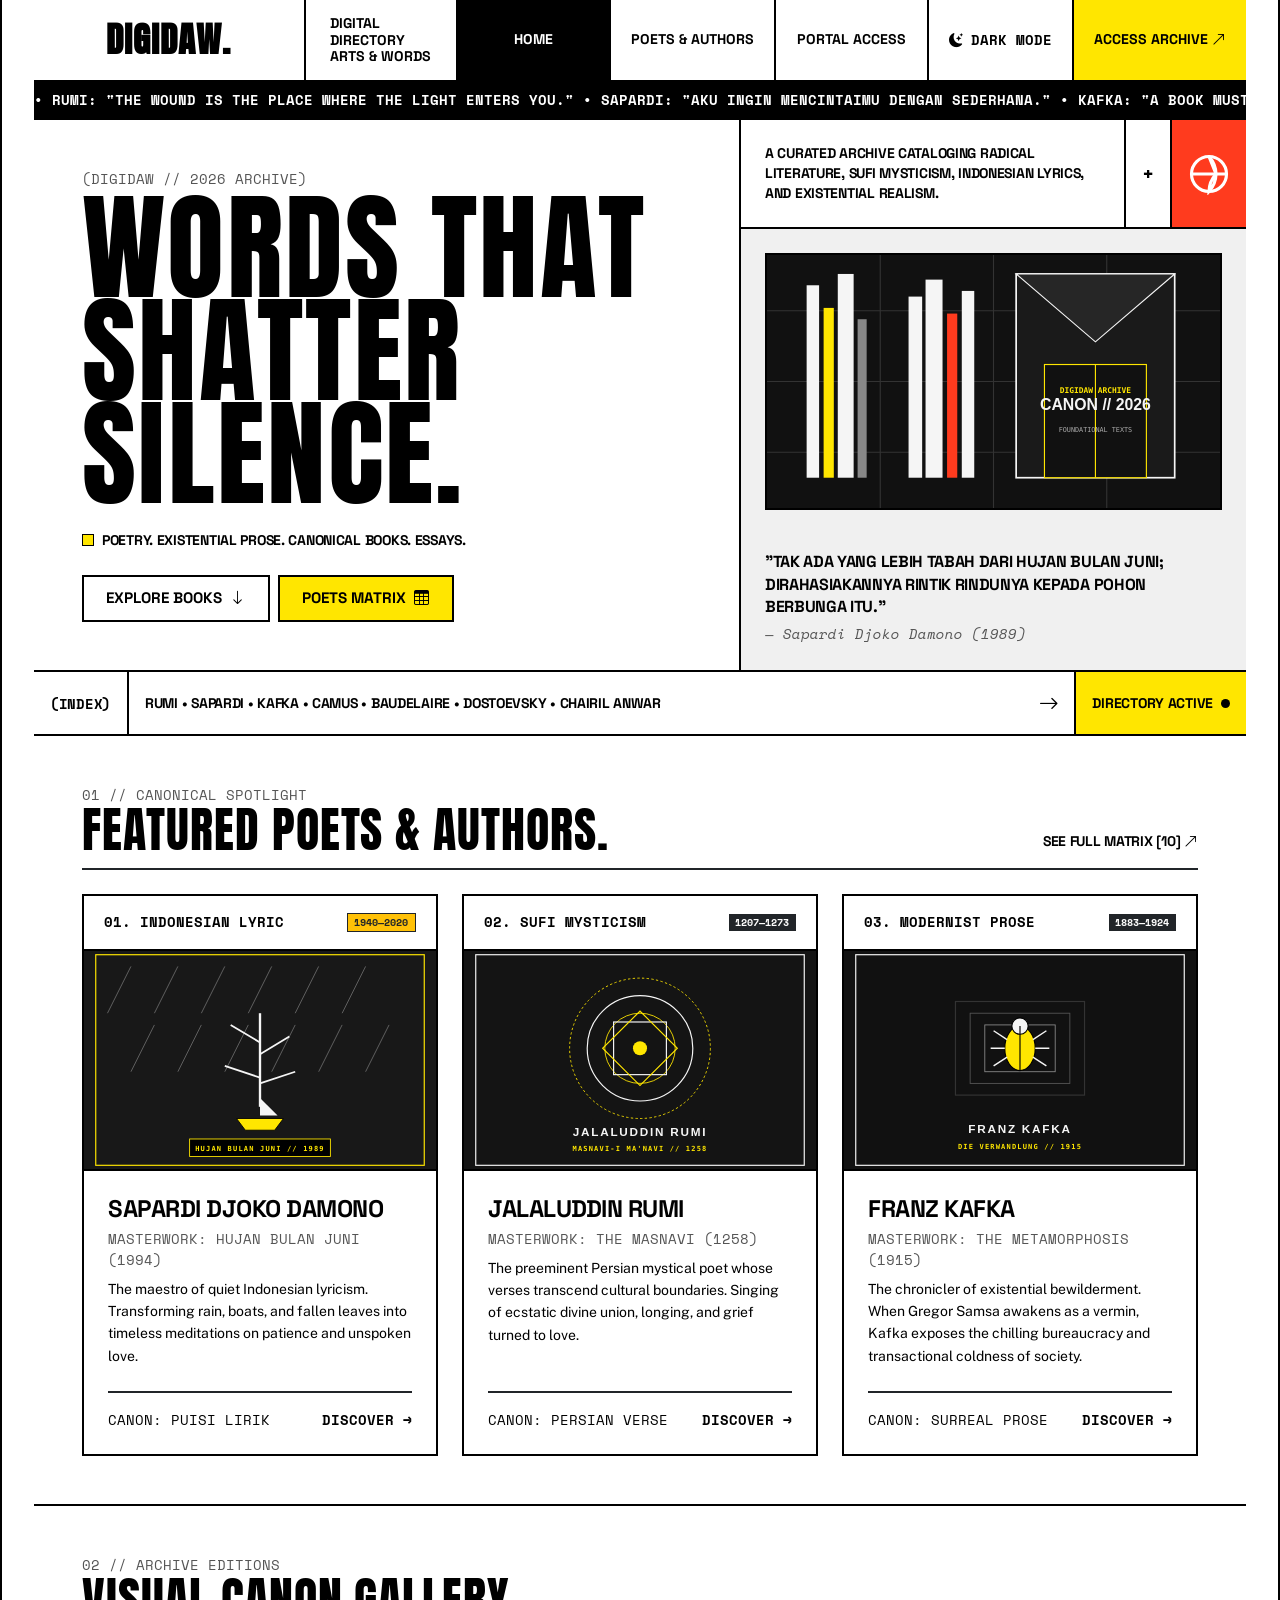
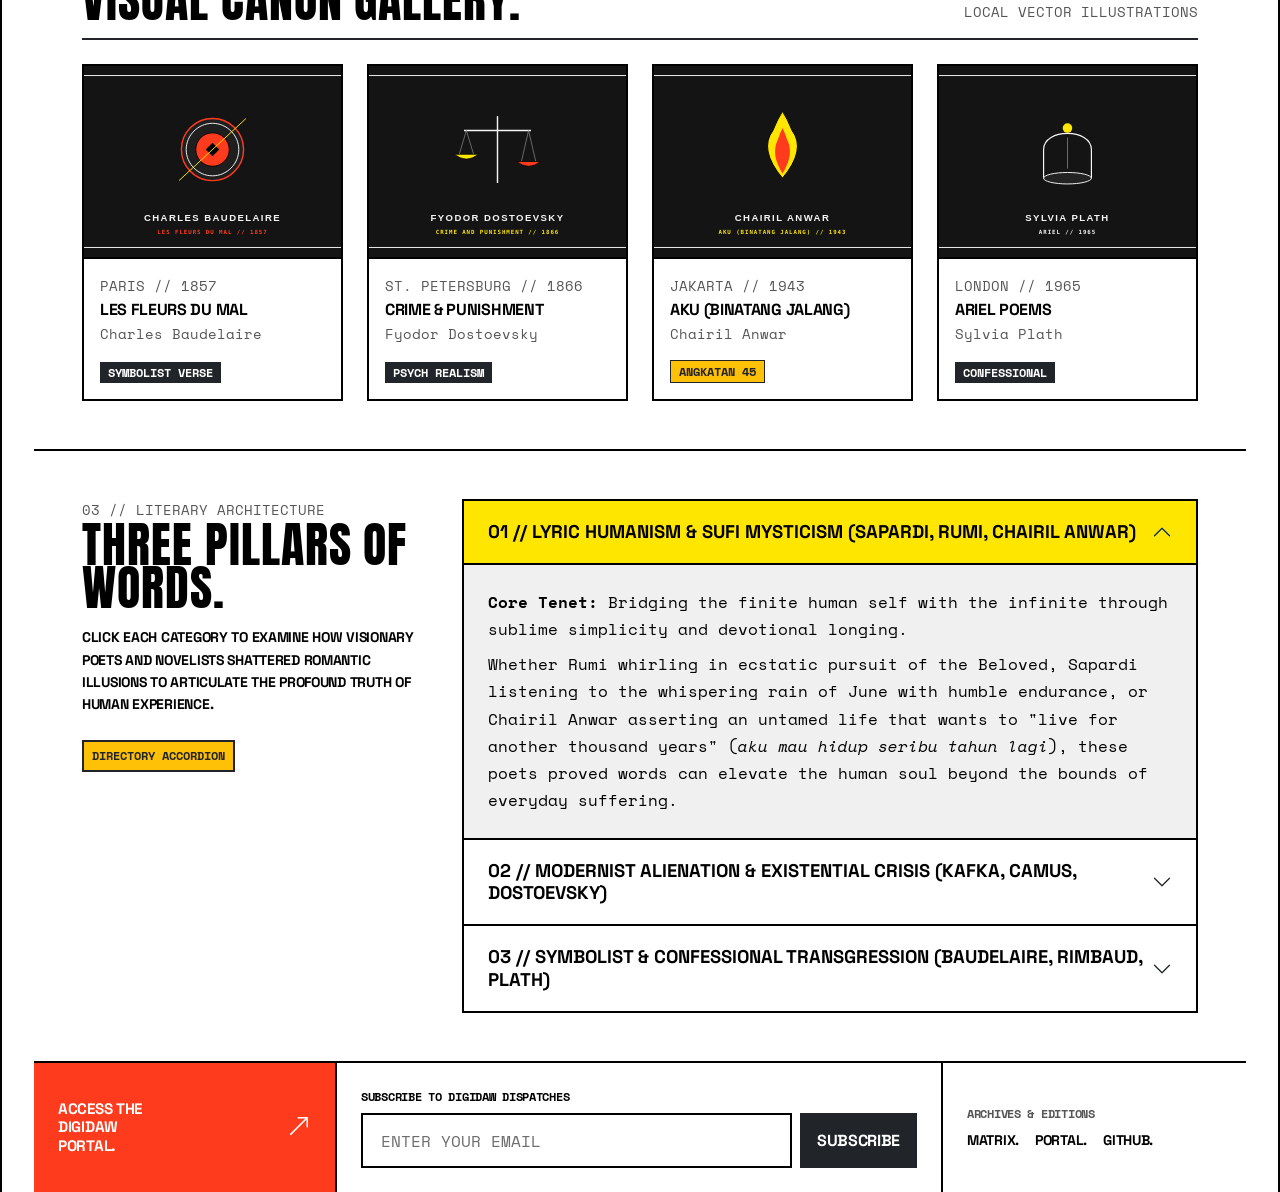
<file: index.html>
<!DOCTYPE html>
<html lang="en" data-theme="light">
<head>
  <meta charset="UTF-8">
  <meta name="viewport" content="width=device-width, initial-scale=1.0">
  <meta name="description" content="DIGIDAW - Digital Directory of Arts and Words. Architectural brutalist archive of poets, books, and visionary literature.">
  <title>DIGIDAW // Digital Directory of Arts and Words</title>

  <!-- External Stylesheets: Bootstrap 5.3 & Icons -->
  <link href="https://cdn.jsdelivr.net/npm/bootstrap@5.3.3/dist/css/bootstrap.min.css" rel="stylesheet">
  <link rel="stylesheet" href="https://cdn.jsdelivr.net/npm/bootstrap-icons@1.11.3/font/bootstrap-icons.min.css">

  <!-- Google Fonts: Anton (Display) & Public Sans / Space Grotesk / Space Mono -->
  <link rel="preconnect" href="https://fonts.googleapis.com">
  <link rel="preconnect" href="https://fonts.gstatic.com" crossorigin>
  <link href="https://fonts.googleapis.com/css2?family=Anton&family=Public+Sans:wght@500;700;800&family=Space+Grotesk:wght@700;800;900&family=Space+Mono:wght@400;700&display=swap" rel="stylesheet">

  <!-- Custom Brutalism Stylesheet -->
  <link rel="stylesheet" href="style.css">
</head>
<body>

  <!-- Screen Reader Accessible Skip Link -->
  <a href="#main-content" class="visually-hidden-focusable p-2 bg-warning text-dark border border-2 border-dark position-absolute top-0 start-0 z-3">Skip to main content</a>

  <div class="brut-container">

    <!-- ================= 1. HEADER & NAVIGATION ================= -->
    <header class="brut-nav">
      <a href="index.html" class="brut-nav-cell brand">DIGIDAW.</a>
      <div class="brut-nav-cell d-none d-md-flex text-start font-mono small" style="line-height: 1.2;">
        DIGITAL<br>DIRECTORY<br>ARTS &amp; WORDS
      </div>
      <a href="index.html" class="brut-nav-cell active-cell">HOME</a>
      <a href="matrix.html" class="brut-nav-cell">POETS &amp; AUTHORS</a>
      <a href="portal.html" class="brut-nav-cell">PORTAL ACCESS</a>
      
      <!-- Theme Switcher (Light / Dark Mode) -->
      <div class="brut-nav-cell p-0">
        <button id="theme-toggle" class="brut-nav-cell border-0 w-100 h-100 theme-toggle-btn" aria-label="Toggle Light/Dark Theme">
          <i class="bi bi-moon-stars-fill theme-icon"></i>
          <span class="theme-label">DARK MODE</span>
        </button>
      </div>

      <!-- Accent Action Link -->
      <a href="portal.html" class="brut-nav-cell yellow-cell">
        ACCESS ARCHIVE <i class="bi bi-arrow-up-right ms-1"></i>
      </a>
    </header>

    <!-- Marquee Announcement Strip -->
    <div class="brutal-ticker" aria-hidden="true">
      <div class="ticker-track">
        &bull; RUMI: "THE WOUND IS THE PLACE WHERE THE LIGHT ENTERS YOU." &bull; SAPARDI: "AKU INGIN MENCINTAIMU DENGAN SEDERHANA." &bull; KAFKA: "A BOOK MUST BE THE AXE FOR THE FROZEN SEA WITHIN US." &bull; BAUDELAIRE: "YOU GAVE ME YOUR MUD AND I HAVE TURNED IT TO GOLD." &bull; PLATH: "I TAKE MY SUITCASE, MY HEART, MY TYPEWRITER." &bull; DOSTOEVSKY: "THE SOUL IS HEALED BY BEING WITH CHILDREN." &bull; CAMUS: "IN THE DEPTH OF WINTER, I FINALLY LEARNED THAT WITHIN ME THERE LAY AN INVINCIBLE SUMMER." &bull; BORGES: "PARADISE IS A KIND OF LIBRARY." &bull; WOOLF: "YOU CANNOT FIND PEACE BY AVOIDING LIFE." &bull; RIMBAUD: "I IS ANOTHER." &bull; MURAKAMI: "MEMORIES WARM YOU UP FROM THE INSIDE." &bull; DANTE: "THE PATH TO PARADISE BEGINS IN HELL." &bull; GOETHE: "WHATEVER YOU CAN DO OR DREAM YOU CAN, BEGIN IT." &bull; NERUDA: "I WANT TO DO WITH YOU WHAT SPRING DOES WITH THE CHERRY TREES." &bull; CHAIRIL: "AKU TIDAK PERNAH MAU JADI PENULIS, AKU MAU JADI SEORANG PRIA." &bull;
      </div>
    </div>

    <!-- ================= 2. HERO SECTION ================= -->
    <main id="main-content">
      <section class="row g-0 b-bottom">
        
        <!-- Left Hero Column: Giant Headline -->
        <div class="col-lg-7 p-4 p-md-5 b-end d-flex flex-column justify-content-between">
          <div>
            <span class="font-mono small d-block mb-2 text-ink-muted">(DIGIDAW // 2026 ARCHIVE)</span>
            <h1 class="hero-giant-title mb-4">
              WORDS THAT<br>
              SHATTER<br>
              SILENCE.
            </h1>
          </div>
          <div>
            <p class="font-headline small mb-4 d-flex align-items-center gap-2">
              <span style="display:inline-block; width:12px; height:12px; background:var(--accent-yellow); border:1.5px solid var(--ink);"></span>
              POETRY. EXISTENTIAL PROSE. CANONICAL BOOKS. ESSAYS.
            </p>
            <div class="d-flex flex-wrap gap-2">
              <a href="#featured-books" class="btn-brut">
                EXPLORE BOOKS <i class="bi bi-arrow-down"></i>
              </a>
              <a href="matrix.html" class="btn-brut btn-brut-yellow">
                POETS MATRIX <i class="bi bi-table"></i>
              </a>
            </div>
          </div>
        </div>

        <!-- Right Hero Column: Library Imagery & Quote -->
        <div class="col-lg-5 d-flex flex-column">
          <div class="d-flex b-bottom">
            <div class="p-3 p-md-4 b-end flex-grow-1">
              <p class="font-headline mb-0 small" style="line-height: 1.4; font-weight: 800;">
                A CURATED ARCHIVE CATALOGING RADICAL LITERATURE, SUFI MYSTICISM, INDONESIAN LYRICS, AND EXISTENTIAL REALISM.
              </p>
            </div>
            
            <div class="b-end p-3 d-flex align-items-center justify-content-center" style="width: 55px;">
              <span class="font-mono fs-5 fw-bold">+</span>
            </div>

            <!-- Wireframe Accent Box -->
            <div class="d-flex align-items-center justify-content-center p-3" style="width: 85px; background: var(--accent-red); color: #fff;">
              <svg width="42" height="42" viewBox="0 0 24 24" fill="none" stroke="currentColor" stroke-width="1.8">
                <circle cx="12" cy="12" r="10"></circle>
                <line x1="2" y1="12" x2="22" y2="12"></line>
                <path d="M12 2a15.3 15.3 0 0 1 4 10 15.3 15.3 0 0 1-4 10 15.3 15.3 0 0 1 4-10z"></path>
              </svg>
            </div>
          </div>

          <!-- Hero Local Image Box (Guaranteed 100% Reliable Offline & GitHub Pages) -->
          <div class="p-3 p-md-4 flex-grow-1 d-flex flex-column justify-content-between" style="background: var(--bg-subtle);">
            <div class="gallery-img-box mb-3" style="aspect-ratio: 16/9; border: var(--line-thick);">
              <img src="images/library.svg" alt="DIGIDAW Classical Library Archive" loading="eager">
            </div>
            <div>
              <blockquote class="font-headline h6 mb-1 text-ink" style="line-height: 1.4;">
                "Tak ada yang lebih tabah dari hujan bulan Juni; dirahasiakannya rintik rindunya kepada pohon berbunga itu."
              </blockquote>
              <cite class="font-mono small text-ink-muted">— Sapardi Djoko Damono (1989)</cite>
            </div>
          </div>
        </div>

      </section>

      <!-- Status Indicator Bar -->
      <section class="row g-0 b-bottom font-headline small align-items-stretch">
        <div class="col-auto p-3 b-end font-mono d-flex align-items-center justify-content-center" style="min-width: 90px;">
          (INDEX)
        </div>
        <div class="col p-3 b-end d-flex align-items-center justify-content-between">
          <span>RUMI &bull; SAPARDI &bull; KAFKA &bull; CAMUS &bull; BAUDELAIRE &bull; DOSTOEVSKY &bull; CHAIRIL ANWAR</span>
          <i class="bi bi-arrow-right fs-5"></i>
        </div>
        <div class="col-12 col-md-auto p-3 d-flex align-items-center gap-2 justify-content-center" style="background: var(--accent-yellow); color: #000;">
          <span class="fw-bold">DIRECTORY ACTIVE</span>
          <span style="display:inline-block; width:9px; height:9px; background:#000; border-radius:50% !important;"></span>
        </div>
      </section>

      <!-- ================= 3. BOOTSTRAP 3 CARDS ================= -->
      <section class="p-4 p-md-5 b-bottom" id="featured-books">
        
        <div class="d-flex justify-content-between align-items-end flex-wrap gap-2 mb-4 pb-3 border-bottom border-2 border-dark">
          <div>
            <span class="font-mono small d-block mb-1 text-ink-muted">01 // CANONICAL SPOTLIGHT</span>
            <h2 class="font-display display-5 mb-0">FEATURED POETS &amp; AUTHORS.</h2>
          </div>
          <a href="matrix.html" class="font-headline small text-decoration-none d-flex align-items-center gap-1 text-ink">
            SEE FULL MATRIX [10] <i class="bi bi-arrow-up-right"></i>
          </a>
        </div>

        <div class="row g-4">
          
          <!-- Card 1: Sapardi Djoko Damono -->
          <div class="col-md-4">
            <article class="card card-brut">
              <div class="card-brut-header">
                <span>01. INDONESIAN LYRIC</span>
                <span class="badge bg-warning text-dark border border-1 border-dark font-mono">1940—2020</span>
              </div>
              <div class="card-brut-img">
                <img src="images/sapardi.svg" alt="Hujan Bulan Juni by Sapardi Djoko Damono">
              </div>
              <div class="card-brut-body">
                <div>
                  <h3 class="font-headline h4 mb-1">SAPARDI DJOKO DAMONO</h3>
                  <p class="font-mono small text-ink-muted mb-2">MASTERWORK: HUJAN BULAN JUNI (1994)</p>
                  <p class="small mb-4" style="line-height: 1.6;">
                    The maestro of quiet Indonesian lyricism. Transforming rain, boats, and fallen leaves into timeless meditations on patience and unspoken love.
                  </p>
                </div>
                <div class="pt-3 border-top border-2 border-dark d-flex justify-content-between align-items-center font-mono small">
                  <span>CANON: PUISI LIRIK</span>
                  <a href="matrix.html" class="text-decoration-none fw-bold text-ink">DISCOVER &rarr;</a>
                </div>
              </div>
            </article>
          </div>

          <!-- Card 2: Jalaluddin Rumi -->
          <div class="col-md-4">
            <article class="card card-brut">
              <div class="card-brut-header">
                <span>02. SUFI MYSTICISM</span>
                <span class="badge bg-dark text-white font-mono">1207—1273</span>
              </div>
              <div class="card-brut-img">
                <img src="images/rumi.svg" alt="The Masnavi by Jalaluddin Rumi">
              </div>
              <div class="card-brut-body">
                <div>
                  <h3 class="font-headline h4 mb-1">JALALUDDIN RUMI</h3>
                  <p class="font-mono small text-ink-muted mb-2">MASTERWORK: THE MASNAVI (1258)</p>
                  <p class="small mb-4" style="line-height: 1.6;">
                    The preeminent Persian mystical poet whose verses transcend cultural boundaries. Singing of ecstatic divine union, longing, and grief turned to love.
                  </p>
                </div>
                <div class="pt-3 border-top border-2 border-dark d-flex justify-content-between align-items-center font-mono small">
                  <span>CANON: PERSIAN VERSE</span>
                  <a href="matrix.html" class="text-decoration-none fw-bold text-ink">DISCOVER &rarr;</a>
                </div>
              </div>
            </article>
          </div>

          <!-- Card 3: Franz Kafka -->
          <div class="col-md-4">
            <article class="card card-brut">
              <div class="card-brut-header">
                <span>03. MODERNIST PROSE</span>
                <span class="badge bg-dark text-white font-mono">1883—1924</span>
              </div>
              <div class="card-brut-img">
                <img src="images/kafka.svg" alt="The Metamorphosis by Franz Kafka">
              </div>
              <div class="card-brut-body">
                <div>
                  <h3 class="font-headline h4 mb-1">FRANZ KAFKA</h3>
                  <p class="font-mono small text-ink-muted mb-2">MASTERWORK: THE METAMORPHOSIS (1915)</p>
                  <p class="small mb-4" style="line-height: 1.6;">
                    The chronicler of existential bewilderment. When Gregor Samsa awakens as a vermin, Kafka exposes the chilling bureaucracy and transactional coldness of society.
                  </p>
                </div>
                <div class="pt-3 border-top border-2 border-dark d-flex justify-content-between align-items-center font-mono small">
                  <span>CANON: SURREAL PROSE</span>
                  <a href="matrix.html" class="text-decoration-none fw-bold text-ink">DISCOVER &rarr;</a>
                </div>
              </div>
            </article>
          </div>

        </div>

      </section>

      <!-- ================= 4. VISUAL CANON GALLERY ================= -->
      <section class="p-4 p-md-5 b-bottom" id="gallery-section">
        
        <div class="d-flex justify-content-between align-items-end flex-wrap gap-2 mb-4 pb-3 border-bottom border-2 border-dark">
          <div>
            <span class="font-mono small d-block mb-1 text-ink-muted">02 // ARCHIVE EDITIONS</span>
            <h2 class="font-display display-5 mb-0">VISUAL CANON GALLERY.</h2>
          </div>
          <span class="font-mono small text-ink-muted">LOCAL VECTOR ILLUSTRATIONS</span>
        </div>

        <div class="row g-4">
          
          <!-- Gallery Item 1: Charles Baudelaire -->
          <div class="col-sm-6 col-lg-3">
            <div class="gallery-card">
              <div class="gallery-img-box">
                <img src="images/baudelaire.svg" alt="Les Fleurs du mal by Charles Baudelaire" loading="lazy">
              </div>
              <div class="p-3 d-flex flex-column justify-content-between flex-grow-1">
                <div>
                  <span class="font-mono small text-ink-muted d-block">PARIS // 1857</span>
                  <h4 class="font-headline h6 mt-1 mb-1">LES FLEURS DU MAL</h4>
                  <p class="font-mono small text-ink-muted mb-0">Charles Baudelaire</p>
                </div>
                <span class="badge bg-dark text-white align-self-start mt-3 font-mono">SYMBOLIST VERSE</span>
              </div>
            </div>
          </div>

          <!-- Gallery Item 2: Fyodor Dostoevsky -->
          <div class="col-sm-6 col-lg-3">
            <div class="gallery-card">
              <div class="gallery-img-box">
                <img src="images/dostoevsky.svg" alt="Crime and Punishment by Fyodor Dostoevsky" loading="lazy">
              </div>
              <div class="p-3 d-flex flex-column justify-content-between flex-grow-1">
                <div>
                  <span class="font-mono small text-ink-muted d-block">ST. PETERSBURG // 1866</span>
                  <h4 class="font-headline h6 mt-1 mb-1">CRIME &amp; PUNISHMENT</h4>
                  <p class="font-mono small text-ink-muted mb-0">Fyodor Dostoevsky</p>
                </div>
                <span class="badge bg-dark text-white align-self-start mt-3 font-mono">PSYCH REALISM</span>
              </div>
            </div>
          </div>

          <!-- Gallery Item 3: Chairil Anwar -->
          <div class="col-sm-6 col-lg-3">
            <div class="gallery-card">
              <div class="gallery-img-box">
                <img src="images/chairil.svg" alt="Aku by Chairil Anwar" loading="lazy">
              </div>
              <div class="p-3 d-flex flex-column justify-content-between flex-grow-1">
                <div>
                  <span class="font-mono small text-ink-muted d-block">JAKARTA // 1943</span>
                  <h4 class="font-headline h6 mt-1 mb-1">AKU (BINATANG JALANG)</h4>
                  <p class="font-mono small text-ink-muted mb-0">Chairil Anwar</p>
                </div>
                <span class="badge bg-warning text-dark border border-1 border-dark align-self-start mt-3 font-mono">ANGKATAN 45</span>
              </div>
            </div>
          </div>

          <!-- Gallery Item 4: Sylvia Plath -->
          <div class="col-sm-6 col-lg-3">
            <div class="gallery-card">
              <div class="gallery-img-box">
                <img src="images/plath.svg" alt="Ariel by Sylvia Plath" loading="lazy">
              </div>
              <div class="p-3 d-flex flex-column justify-content-between flex-grow-1">
                <div>
                  <span class="font-mono small text-ink-muted d-block">LONDON // 1965</span>
                  <h4 class="font-headline h6 mt-1 mb-1">ARIEL POEMS</h4>
                  <p class="font-mono small text-ink-muted mb-0">Sylvia Plath</p>
                </div>
                <span class="badge bg-dark text-white align-self-start mt-3 font-mono">CONFESSIONAL</span>
              </div>
            </div>
          </div>

        </div>

      </section>

      <!-- ================= 5. BOOTSTRAP ACCORDION 3 ITEMS ================= -->
      <section class="p-4 p-md-5 b-bottom" id="movements-section">
        
        <div class="row g-4 align-items-start">
          
          <div class="col-lg-4">
            <span class="font-mono small d-block mb-1 text-ink-muted">03 // LITERARY ARCHITECTURE</span>
            <h2 class="font-display display-5 mb-3">THREE PILLARS OF WORDS.</h2>
            <p class="font-headline small" style="line-height: 1.6;">
              Click each category to examine how visionary poets and novelists shattered romantic illusions to articulate the profound truth of human experience.
            </p>
            <div class="mt-4">
              <span class="badge p-2 bg-warning text-dark font-mono border border-2 border-dark">DIRECTORY ACCORDION</span>
            </div>
          </div>

          <!-- 3-Item Accordion -->
          <div class="col-lg-8">
            <div class="accordion accordion-brut" id="literatureAccordion">
              
              <!-- Accordion 01: Lyric Humanism & Sufi Mysticism -->
              <div class="accordion-item">
                <h3 class="accordion-header" id="headingLyric">
                  <button class="accordion-button" type="button" data-bs-toggle="collapse" data-bs-target="#collapseLyric" aria-expanded="true" aria-controls="collapseLyric">
                    01 // LYRIC HUMANISM &amp; SUFI MYSTICISM (SAPARDI, RUMI, CHAIRIL ANWAR)
                  </button>
                </h3>
                <div id="collapseLyric" class="accordion-collapse collapse show" aria-labelledby="headingLyric" data-bs-parent="#literatureAccordion">
                  <div class="accordion-body font-mono">
                    <p class="mb-2"><strong>Core Tenet:</strong> Bridging the finite human self with the infinite through sublime simplicity and devotional longing.</p>
                    <p class="mb-0">Whether Rumi whirling in ecstatic pursuit of the Beloved, Sapardi listening to the whispering rain of June with humble endurance, or Chairil Anwar asserting an untamed life that wants to "live for another thousand years" (<em>aku mau hidup seribu tahun lagi</em>), these poets proved words can elevate the human soul beyond the bounds of everyday suffering.</p>
                  </div>
                </div>
              </div>

              <!-- Accordion 02: Modernist Alienation & Existential Prose -->
              <div class="accordion-item">
                <h3 class="accordion-header" id="headingExistential">
                  <button class="accordion-button collapsed" type="button" data-bs-toggle="collapse" data-bs-target="#collapseExist" aria-expanded="false" aria-controls="collapseExistential">
                    02 // MODERNIST ALIENATION &amp; EXISTENTIAL CRISIS (KAFKA, CAMUS, DOSTOEVSKY)
                  </button>
                </h3>
                <div id="collapseExistential" class="accordion-collapse collapse" aria-labelledby="headingExistential" data-bs-parent="#literatureAccordion">
                  <div class="accordion-body font-mono">
                    <p class="mb-2"><strong>Core Tenet:</strong> Confronting institutional absurdity, metaphysical guilt, and the silent universe without false consolations.</p>
                    <p class="mb-0">Kafka's labyrinthine legal courts in <em>The Trial</em>, Camus' relentless Mediterranean glare in <em>The Stranger</em>, and Dostoevsky's feverish guilt in <em>Crime and Punishment</em> strip human consciousness down to its starkest moral architecture.</p>
                  </div>
                </div>
              </div>

              <!-- Accordion 03: Symbolist & Confessional Transgression -->
              <div class="accordion-item">
                <h3 class="accordion-header" id="headingSymbolist">
                  <button class="accordion-button collapsed" type="button" data-bs-toggle="collapse" data-bs-target="#collapseSymbolist" aria-expanded="false" aria-controls="collapseSymbolist">
                    03 // SYMBOLIST &amp; CONFESSIONAL TRANSGRESSION (BAUDELAIRE, RIMBAUD, PLATH)
                  </button>
                </h3>
                <div id="collapseSymbolist" class="accordion-collapse collapse" aria-labelledby="headingSymbolist" data-bs-parent="#literatureAccordion">
                  <div class="accordion-body font-mono">
                    <p class="mb-2"><strong>Core Tenet:</strong> The poet as prophet and transgressor, forging radical beauty from suffering, revolt, and psychic darkness.</p>
                    <p class="mb-0">Baudelaire discovered poetry in the soot and alleys of industrial Paris, Rimbaud pushed language to the absolute edge of delirium, and Sylvia Plath gave incandescent voice to the anguish of existence in <em>Ariel</em>: "Out of the ash I rise with my red hair and I eat men like air."</p>
                  </div>
                </div>
              </div>

            </div>
          </div>

        </div>

      </section>

    </main>

    <!-- ================= 6. FOOTER ================= -->
    <footer class="row g-0 font-headline small">
      
      <!-- Vermilion Red Callout Cell -->
      <a href="portal.html" class="col-12 col-md-3 p-3 p-md-4 b-end text-white text-decoration-none d-flex align-items-center justify-content-between" style="background: var(--accent-red);">
        <span style="font-size: 0.95rem; line-height: 1.2;">ACCESS THE<br>DIGIDAW<br>PORTAL.</span>
        <i class="bi bi-arrow-up-right fs-4"></i>
      </a>

      <!-- Newsletter Form Cell -->
      <div class="col-12 col-md-6 p-3 p-md-4 b-end d-flex flex-column justify-content-center">
        <label for="footer-email-index" class="font-mono mb-2 small text-uppercase">SUBSCRIBE TO DIGIDAW DISPATCHES</label>
        <form class="d-flex" onsubmit="event.preventDefault(); alert('Subscribed to DIGIDAW Dispatches!');">
          <input type="email" id="footer-email-index" class="form-control form-brut me-2" placeholder="ENTER YOUR EMAIL" required>
          <button type="submit" class="btn btn-dark fw-bold px-3 py-2 text-uppercase font-headline">SUBSCRIBE</button>
        </form>
      </div>

      <!-- Quick Links Cell -->
      <div class="col-12 col-md-3 p-3 p-md-4 d-flex flex-column justify-content-center">
        <div class="font-mono small text-uppercase mb-2 text-ink-muted">ARCHIVES &amp; EDITIONS</div>
        <div class="font-headline d-flex gap-3">
          <a href="matrix.html" class="text-decoration-none text-ink">MATRIX.</a>
          <a href="portal.html" class="text-decoration-none text-ink">PORTAL.</a>
          <a href="https://github.com" target="_blank" rel="noopener" class="text-decoration-none text-ink">GITHUB.</a>
        </div>
      </div>

    </footer>

  </div>

  <!-- Bootstrap 5 Bundle JS -->
  <script src="https://cdn.jsdelivr.net/npm/bootstrap@5.3.3/dist/js/bootstrap.bundle.min.js"></script>
  <!-- Custom Helper Script -->
  <script src="script.js"></script>
</body>
</html>
</file>
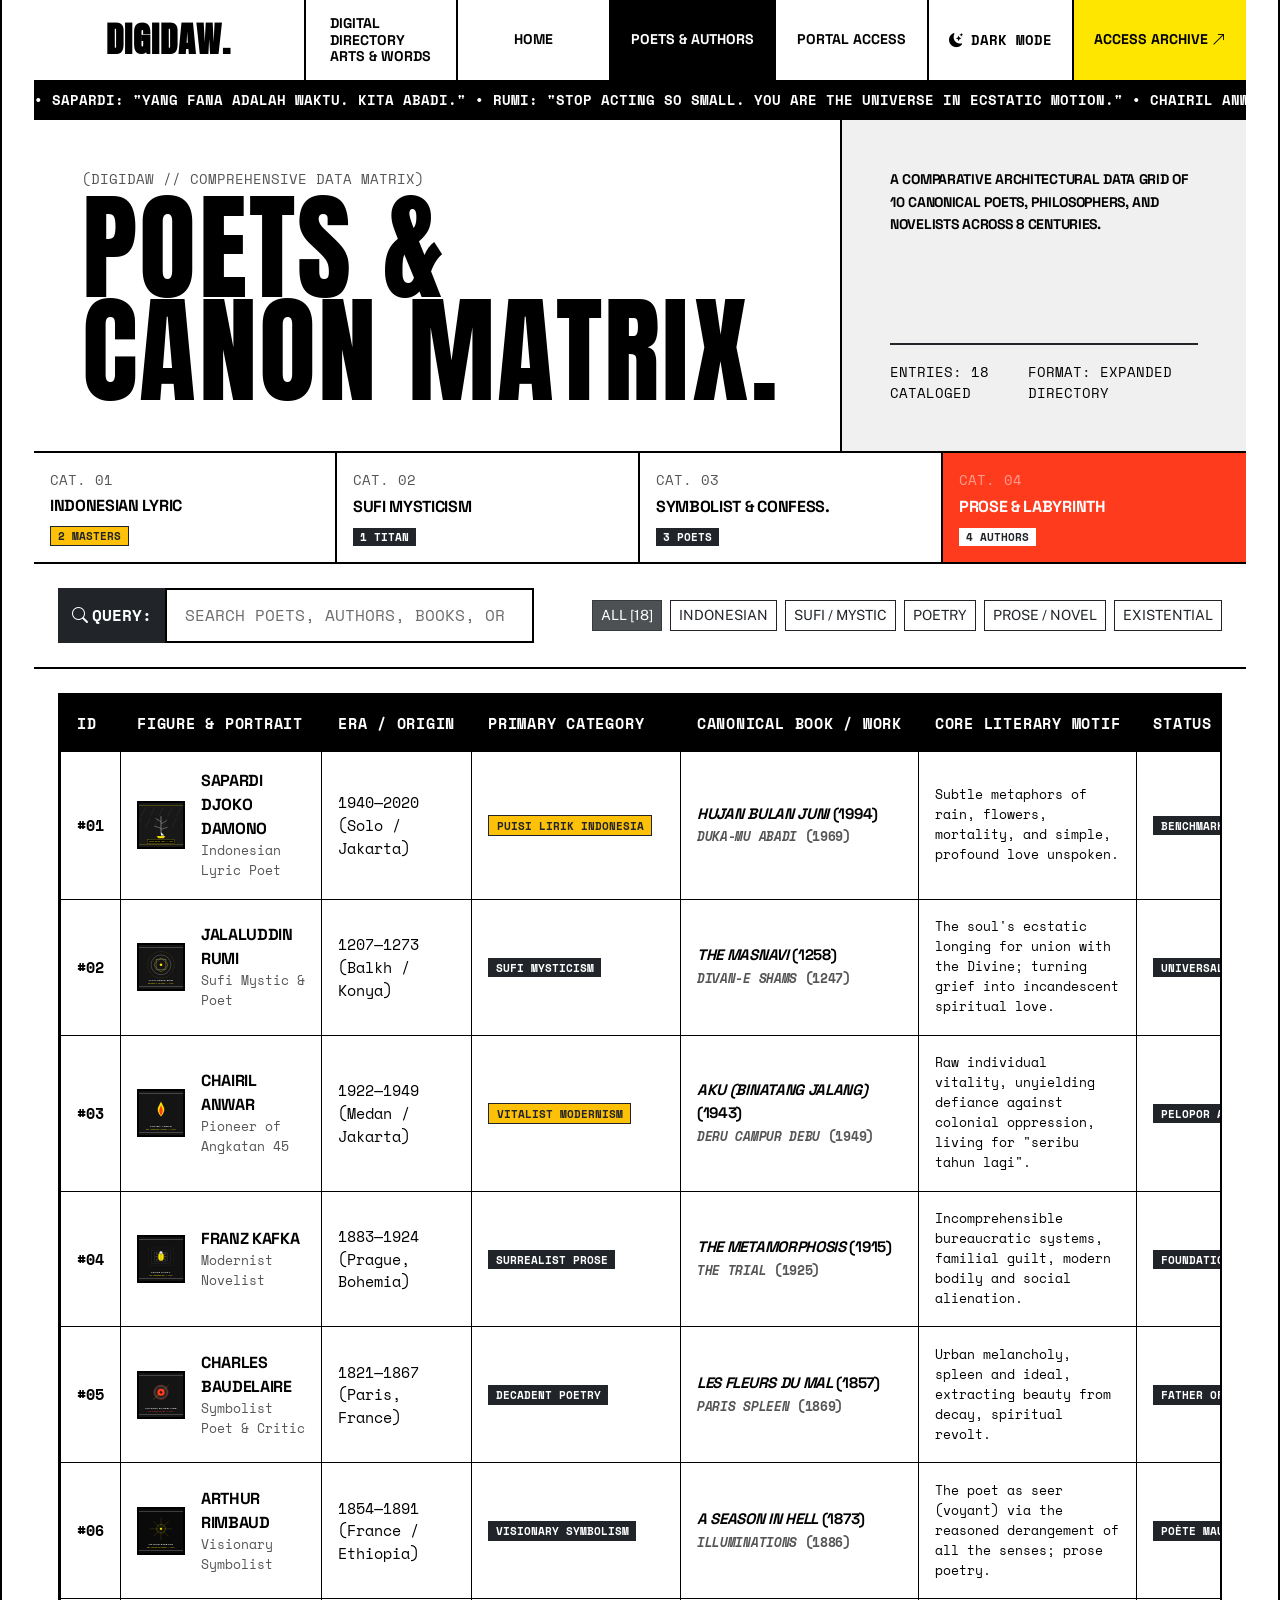
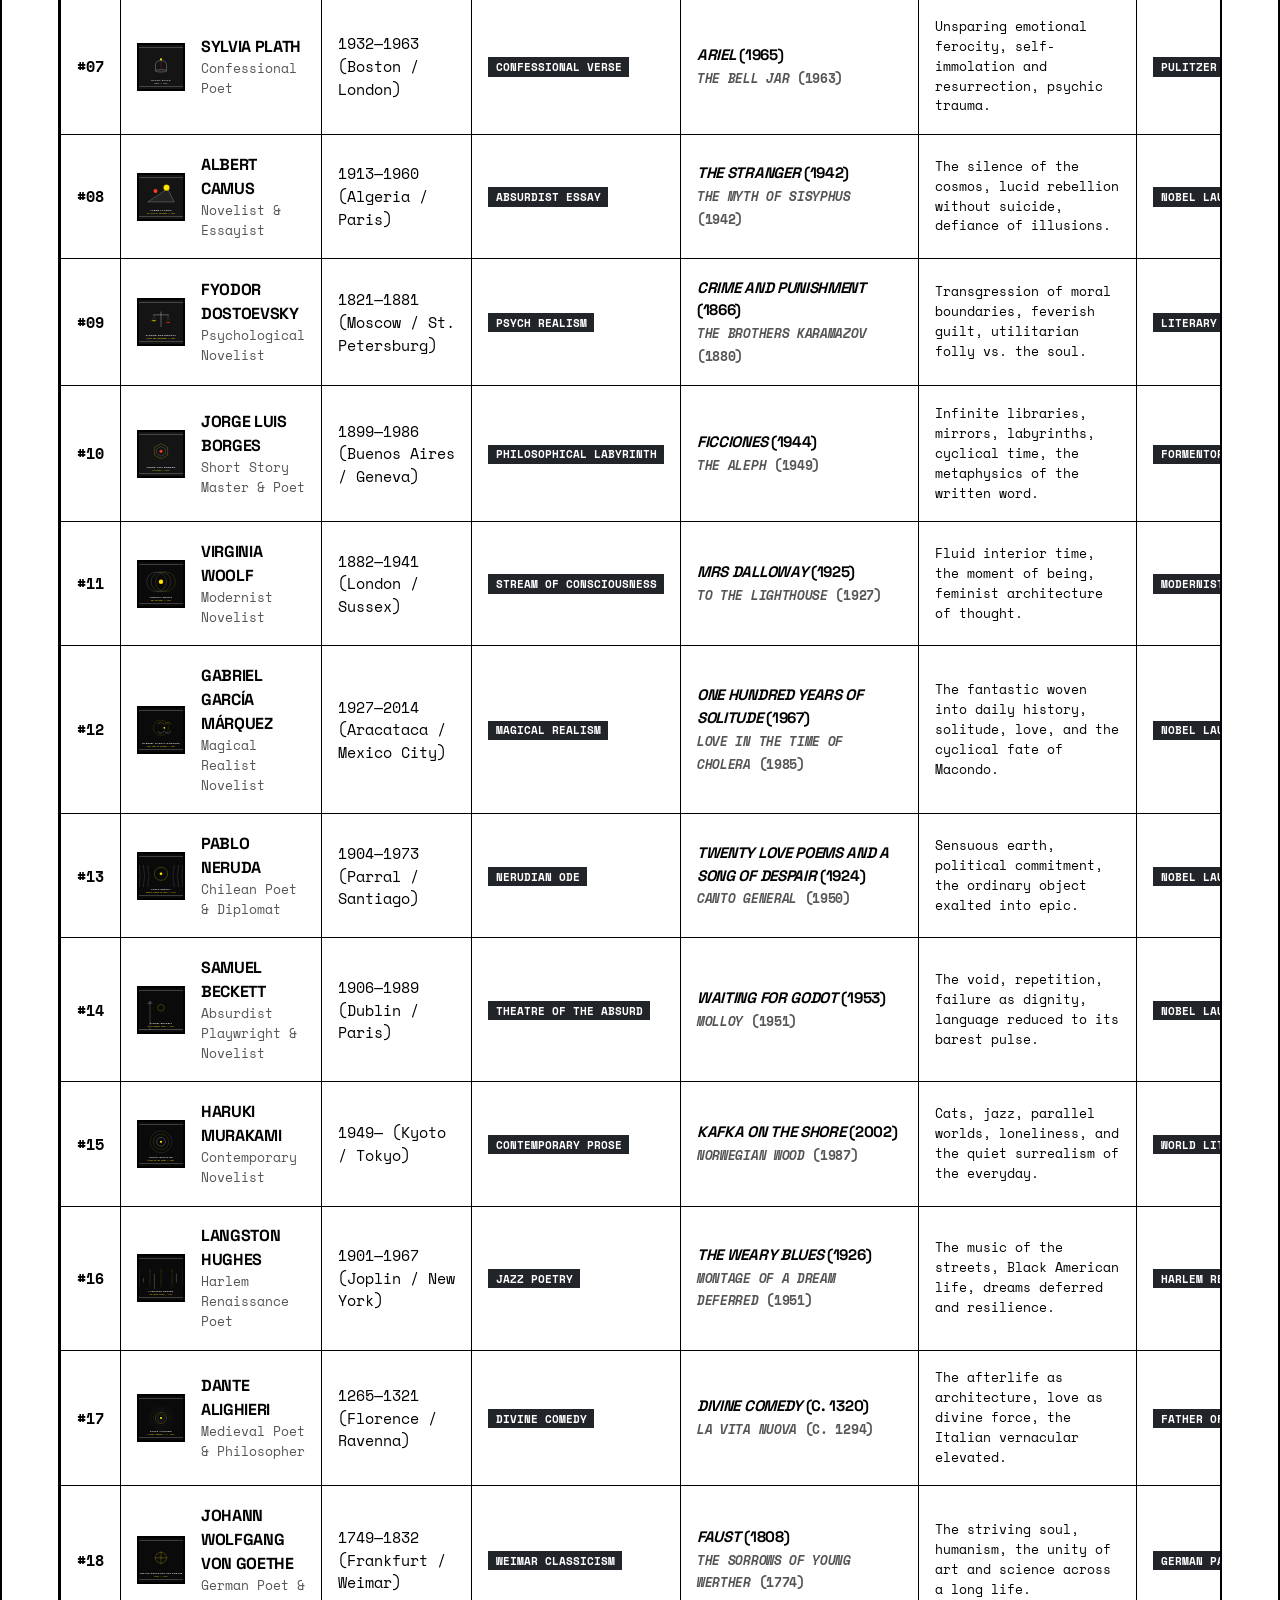
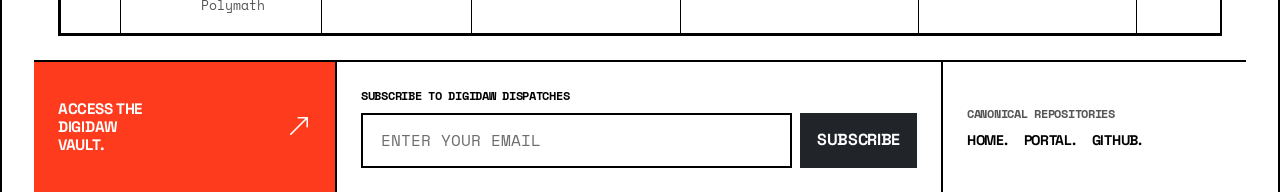
<file: matrix.html>
<!DOCTYPE html>
<html lang="en" data-theme="light">
<head>
  <meta charset="UTF-8">
  <meta name="viewport" content="width=device-width, initial-scale=1.0">
  <meta name="description" content="DIGIDAW Matrix - Comparative directory of global poets, canonical novelists, and masterwork books.">
  <title>MATRICES // DIGIDAW Poets, Authors &amp; Books Directory</title>

  <!-- External Stylesheets: Bootstrap 5.3 & Icons -->
  <link href="https://cdn.jsdelivr.net/npm/bootstrap@5.3.3/dist/css/bootstrap.min.css" rel="stylesheet">
  <link rel="stylesheet" href="https://cdn.jsdelivr.net/npm/bootstrap-icons@1.11.3/font/bootstrap-icons.min.css">

  <!-- Google Fonts: Anton (Display) & Public Sans / Space Grotesk / Space Mono -->
  <link rel="preconnect" href="https://fonts.googleapis.com">
  <link rel="preconnect" href="https://fonts.gstatic.com" crossorigin>
  <link href="https://fonts.googleapis.com/css2?family=Anton&family=Public+Sans:wght@500;700;800&family=Space+Grotesk:wght@700;800;900&family=Space+Mono:wght@400;700&display=swap" rel="stylesheet">

  <!-- Custom Brutalism Stylesheet -->
  <link rel="stylesheet" href="style.css">
</head>
<body>

  <!-- Screen Reader Accessible Skip Link -->
  <a href="#main-content" class="visually-hidden-focusable p-2 bg-warning text-dark border border-2 border-dark position-absolute top-0 start-0 z-3">Skip to main content</a>

  <div class="brut-container">

    <!-- ================= SECTION 1: HEADER & NAVIGATION ================= -->
    <header class="brut-nav">
      <a href="index.html" class="brut-nav-cell brand">DIGIDAW.</a>
      <div class="brut-nav-cell d-none d-md-flex text-start font-mono small" style="line-height: 1.2;">
        DIGITAL<br>DIRECTORY<br>ARTS &amp; WORDS
      </div>
      <a href="index.html" class="brut-nav-cell">HOME</a>
      <a href="matrix.html" class="brut-nav-cell active-cell">POETS &amp; AUTHORS</a>
      <a href="portal.html" class="brut-nav-cell">PORTAL ACCESS</a>

      <!-- Theme Switcher Button -->
      <div class="brut-nav-cell p-0">
        <button id="theme-toggle" class="brut-nav-cell border-0 w-100 h-100 theme-toggle-btn" aria-label="Toggle Light/Dark Theme">
          <i class="bi bi-moon-stars-fill theme-icon"></i>
          <span class="theme-label">DARK MODE</span>
        </button>
      </div>

      <!-- Accent Action Link -->
      <a href="portal.html" class="brut-nav-cell yellow-cell">
        ACCESS ARCHIVE <i class="bi bi-arrow-up-right ms-1"></i>
      </a>
    </header>

    <!-- Marquee Ticker -->
    <div class="brutal-ticker" aria-hidden="true">
      <div class="ticker-track">
        &bull; SAPARDI: "YANG FANA ADALAH WAKTU. KITA ABADI." &bull; RUMI: "STOP ACTING SO SMALL. YOU ARE THE UNIVERSE IN ECSTATIC MOTION." &bull; CHAIRIL ANWAR: "AKU INI BINATANG JALANG DARI KUMPULANNYA TERBUANG." &bull; BORGES: "I HAVE ALWAYS IMAGINED THAT PARADISE WILL BE A KIND OF A LIBRARY." &bull; PLATH: "I STARTERED AT THE STARS AND THOUGHT OF HOW LONELY I WAS." &bull; DOSTOEVSKY: "MAN IS FRIGHTENED OF HIS OWN HEART." &bull; CAMUS: "REBELLION WITHOUT METAPHYSICS IS SIMPLY REVOLT." &bull; KAFKA: "I AM FREE, THAT IS WHY I AM LOST." &bull; BAUDELAIRE: "YOU GAVE ME YOUR MUD AND I HAVE TURNED IT TO GOLD." &bull; RIMBAUD: "I IS ANOTHER." &bull; MURAKAMI: "MEMORIES WARM YOU UP FROM THE INSIDE." &bull; DANTE: "THE PATH TO PARADISE BEGINS IN HELL." &bull; GOETHE: "WHATEVER YOU CAN DO OR DREAM YOU CAN, BEGIN IT." &bull; NERUDA: "I WANT TO DO WITH YOU WHAT SPRING DOES WITH THE CHERRY TREES." &bull;
      </div>
    </div>

    <!-- ================= SECTION 2: TOP TITLE & METRICS ================= -->
    <main id="main-content">
      
      <!-- Top Title Grid -->
      <section class="row g-0 b-bottom">
        <div class="col-lg-8 p-4 p-md-5 b-end">
          <div class="font-mono small d-block mb-2 text-ink-muted">(DIGIDAW // COMPREHENSIVE DATA MATRIX)</div>
          <h1 class="hero-giant-title mb-0">POETS &amp;<br>CANON MATRIX.</h1>
        </div>
        <div class="col-lg-4 p-4 p-md-5 d-flex flex-column justify-content-between" style="background: var(--bg-subtle);">
          <p class="font-headline small mb-0" style="line-height: 1.6;">
            A COMPARATIVE ARCHITECTURAL DATA GRID OF 10 CANONICAL POETS, PHILOSOPHERS, AND NOVELISTS ACROSS 8 CENTURIES.
          </p>
          <div class="font-mono small pt-3 border-top border-2 border-dark d-flex justify-content-between">
            <span>ENTRIES: 18 CATALOGED</span>
            <span>FORMAT: EXPANDED DIRECTORY</span>
          </div>
        </div>
      </section>

      <!-- Category Distribution Bar (Unified Palette) -->
      <section class="row g-0 b-bottom font-mono small">
        <div class="col-6 col-md-3 p-3 b-end d-flex flex-column justify-content-between">
          <span class="text-ink-muted">CAT. 01</span>
          <div class="font-headline fs-6 mt-1 text-ink">INDONESIAN LYRIC</div>
          <span class="badge bg-warning text-dark border border-1 border-dark align-self-start mt-2 font-mono">2 MASTERS</span>
        </div>
        <div class="col-6 col-md-3 p-3 b-end d-flex flex-column justify-content-between">
          <span class="text-ink-muted">CAT. 02</span>
          <div class="font-headline fs-6 mt-1 text-ink">SUFI MYSTICISM</div>
          <span class="badge bg-dark text-white align-self-start mt-2 font-mono">1 TITAN</span>
        </div>
        <div class="col-6 col-md-3 p-3 b-end d-flex flex-column justify-content-between">
          <span class="text-ink-muted">CAT. 03</span>
          <div class="font-headline fs-6 mt-1 text-ink">SYMBOLIST &amp; CONFESS.</div>
          <span class="badge bg-dark text-white align-self-start mt-2 font-mono">3 POETS</span>
        </div>
        <div class="col-6 col-md-3 p-3 d-flex flex-column justify-content-between" style="background: var(--accent-red); color: #fff;">
          <span class="text-white-50">CAT. 04</span>
          <div class="font-headline fs-6 mt-1 text-white">PROSE &amp; LABYRINTH</div>
          <span class="badge bg-white text-dark align-self-start mt-2 font-mono">4 AUTHORS</span>
        </div>
      </section>

      <!-- ================= SECTION 3: SEARCH & CATEGORY FILTERS ================= -->
      <section class="p-4 b-bottom" style="background: var(--bg-surface);">
        <div class="row g-3 align-items-center">
          <div class="col-md-5">
            <div class="input-group">
              <span class="input-group-text font-mono fw-bold bg-dark text-white border-2 border-dark" style="border-radius: 0 !important;">
                <i class="bi bi-search me-1"></i> QUERY:
              </span>
              <input type="text" id="matrix-search" class="form-control form-brut" placeholder="SEARCH POETS, AUTHORS, BOOKS, OR MOTIFS...">
            </div>
          </div>
          <div class="col-md-7 text-md-end">
            <div class="d-flex flex-wrap gap-2 justify-content-md-end" id="category-filters">
              <button type="button" class="btn btn-sm btn-dark matrix-filter-btn active" data-filter="all">ALL [18]</button>
              <button type="button" class="btn btn-sm btn-outline-dark matrix-filter-btn" data-filter="indonesian">INDONESIAN</button>
              <button type="button" class="btn btn-sm btn-outline-dark matrix-filter-btn" data-filter="mystic">SUFI / MYSTIC</button>
              <button type="button" class="btn btn-sm btn-outline-dark matrix-filter-btn" data-filter="poetry">POETRY</button>
              <button type="button" class="btn btn-sm btn-outline-dark matrix-filter-btn" data-filter="prose">PROSE / NOVEL</button>
              <button type="button" class="btn btn-sm btn-outline-dark matrix-filter-btn" data-filter="existential">EXISTENTIAL</button>
            </div>
          </div>
        </div>
      </section>

      <!-- ================= SECTION 4: AUTHOR DATA MATRIX TABLE ================= -->
      <section class="p-3 p-md-4 b-bottom">
        <div class="table-brut-wrap">
          <table class="table-brut">
            <thead>
              <tr>
                <th>ID</th>
                <th>FIGURE &amp; PORTRAIT</th>
                <th>ERA / ORIGIN</th>
                <th>PRIMARY CATEGORY</th>
                <th>CANONICAL BOOK / WORK</th>
                <th>CORE LITERARY MOTIF</th>
                <th>STATUS</th>
              </tr>
            </thead>
            <tbody id="matrix-table-body">
              
              <!-- 01: Sapardi Djoko Damono -->
              <tr class="matrix-row" data-category="indonesian poetry">
                <td class="font-mono fw-bold">#01</td>
                <td>
                  <div class="d-flex align-items-center gap-3">
                    <img src="images/sapardi.svg" alt="Sapardi Djoko Damono icon" class="author-thumb">
                    <div>
                      <strong class="font-headline fs-6 text-ink">SAPARDI DJOKO DAMONO</strong>
                      <div class="font-mono small text-ink-muted">Indonesian Lyric Poet</div>
                    </div>
                  </div>
                </td>
                <td class="font-mono">1940—2020 (Solo / Jakarta)</td>
                <td>
                  <span class="badge bg-warning text-dark border border-1 border-dark font-mono">PUISI LIRIK INDONESIA</span>
                </td>
                <td class="font-headline text-ink">
                  <em>Hujan Bulan Juni</em> (1994)<br>
                  <small class="font-mono text-ink-muted"><em>Duka-Mu Abadi</em> (1969)</small>
                </td>
                <td class="font-mono small">
                  Subtle metaphors of rain, flowers, mortality, and simple, profound love unspoken.
                </td>
                <td>
                  <span class="badge bg-dark text-white font-mono">BENCHMARK POET</span>
                </td>
              </tr>

              <!-- 02: Jalaluddin Rumi -->
              <tr class="matrix-row" data-category="mystic poetry">
                <td class="font-mono fw-bold">#02</td>
                <td>
                  <div class="d-flex align-items-center gap-3">
                    <img src="images/rumi.svg" alt="Rumi icon" class="author-thumb">
                    <div>
                      <strong class="font-headline fs-6 text-ink">JALALUDDIN RUMI</strong>
                      <div class="font-mono small text-ink-muted">Sufi Mystic &amp; Poet</div>
                    </div>
                  </div>
                </td>
                <td class="font-mono">1207—1273 (Balkh / Konya)</td>
                <td>
                  <span class="badge bg-dark text-white font-mono">SUFI MYSTICISM</span>
                </td>
                <td class="font-headline text-ink">
                  <em>The Masnavi</em> (1258)<br>
                  <small class="font-mono text-ink-muted"><em>Divan-e Shams</em> (1247)</small>
                </td>
                <td class="font-mono small">
                  The soul's ecstatic longing for union with the Divine; turning grief into incandescent spiritual love.
                </td>
                <td>
                  <span class="badge bg-dark text-white font-mono">UNIVERSAL MYSTIC</span>
                </td>
              </tr>

              <!-- 03: Chairil Anwar -->
              <tr class="matrix-row" data-category="indonesian poetry">
                <td class="font-mono fw-bold">#03</td>
                <td>
                  <div class="d-flex align-items-center gap-3">
                    <img src="images/chairil.svg" alt="Chairil Anwar icon" class="author-thumb">
                    <div>
                      <strong class="font-headline fs-6 text-ink">CHAIRIL ANWAR</strong>
                      <div class="font-mono small text-ink-muted">Pioneer of Angkatan 45</div>
                    </div>
                  </div>
                </td>
                <td class="font-mono">1922—1949 (Medan / Jakarta)</td>
                <td>
                  <span class="badge bg-warning text-dark border border-1 border-dark font-mono">VITALIST MODERNISM</span>
                </td>
                <td class="font-headline text-ink">
                  <em>Aku (Binatang Jalang)</em> (1943)<br>
                  <small class="font-mono text-ink-muted"><em>Deru Campur Debu</em> (1949)</small>
                </td>
                <td class="font-mono small">
                  Raw individual vitality, unyielding defiance against colonial oppression, living for "seribu tahun lagi".
                </td>
                <td>
                  <span class="badge bg-dark text-white font-mono">PELOPOR ANGKATAN 45</span>
                </td>
              </tr>

              <!-- 04: Franz Kafka -->
              <tr class="matrix-row" data-category="prose existential">
                <td class="font-mono fw-bold">#04</td>
                <td>
                  <div class="d-flex align-items-center gap-3">
                    <img src="images/kafka.svg" alt="Franz Kafka icon" class="author-thumb">
                    <div>
                      <strong class="font-headline fs-6 text-ink">FRANZ KAFKA</strong>
                      <div class="font-mono small text-ink-muted">Modernist Novelist</div>
                    </div>
                  </div>
                </td>
                <td class="font-mono">1883—1924 (Prague, Bohemia)</td>
                <td>
                  <span class="badge bg-dark text-white font-mono">SURREALIST PROSE</span>
                </td>
                <td class="font-headline text-ink">
                  <em>The Metamorphosis</em> (1915)<br>
                  <small class="font-mono text-ink-muted"><em>The Trial</em> (1925)</small>
                </td>
                <td class="font-mono small">
                  Incomprehensible bureaucratic systems, familial guilt, modern bodily and social alienation.
                </td>
                <td>
                  <span class="badge bg-dark text-white font-mono">FOUNDATIONAL CANON</span>
                </td>
              </tr>

              <!-- 05: Charles Baudelaire -->
              <tr class="matrix-row" data-category="poetry">
                <td class="font-mono fw-bold">#05</td>
                <td>
                  <div class="d-flex align-items-center gap-3">
                    <img src="images/baudelaire.svg" alt="Charles Baudelaire icon" class="author-thumb">
                    <div>
                      <strong class="font-headline fs-6 text-ink">CHARLES BAUDELAIRE</strong>
                      <div class="font-mono small text-ink-muted">Symbolist Poet &amp; Critic</div>
                    </div>
                  </div>
                </td>
                <td class="font-mono">1821—1867 (Paris, France)</td>
                <td>
                  <span class="badge bg-dark text-white font-mono">DECADENT POETRY</span>
                </td>
                <td class="font-headline text-ink">
                  <em>Les Fleurs du mal</em> (1857)<br>
                  <small class="font-mono text-ink-muted"><em>Paris Spleen</em> (1869)</small>
                </td>
                <td class="font-mono small">
                  Urban melancholy, spleen and ideal, extracting beauty from decay, spiritual revolt.
                </td>
                <td>
                  <span class="badge bg-dark text-white font-mono">FATHER OF MODERN VERSE</span>
                </td>
              </tr>

              <!-- 06: Arthur Rimbaud -->
              <tr class="matrix-row" data-category="poetry">
                <td class="font-mono fw-bold">#06</td>
                <td>
                  <div class="d-flex align-items-center gap-3">
                    <img src="images/rimbaud.svg" alt="Arthur Rimbaud icon" class="author-thumb">
                    <div>
                      <strong class="font-headline fs-6 text-ink">ARTHUR RIMBAUD</strong>
                      <div class="font-mono small text-ink-muted">Visionary Symbolist</div>
                    </div>
                  </div>
                </td>
                <td class="font-mono">1854—1891 (France / Ethiopia)</td>
                <td>
                  <span class="badge bg-dark text-white font-mono">VISIONARY SYMBOLISM</span>
                </td>
                <td class="font-headline text-ink">
                  <em>A Season in Hell</em> (1873)<br>
                  <small class="font-mono text-ink-muted"><em>Illuminations</em> (1886)</small>
                </td>
                <td class="font-mono small">
                  The poet as seer (voyant) via the reasoned derangement of all the senses; prose poetry.
                </td>
                <td>
                  <span class="badge bg-dark text-white font-mono">POÈTE MAUDIT</span>
                </td>
              </tr>

              <!-- 07: Sylvia Plath -->
              <tr class="matrix-row" data-category="poetry">
                <td class="font-mono fw-bold">#07</td>
                <td>
                  <div class="d-flex align-items-center gap-3">
                    <img src="images/plath.svg" alt="Sylvia Plath icon" class="author-thumb">
                    <div>
                      <strong class="font-headline fs-6 text-ink">SYLVIA PLATH</strong>
                      <div class="font-mono small text-ink-muted">Confessional Poet</div>
                    </div>
                  </div>
                </td>
                <td class="font-mono">1932—1963 (Boston / London)</td>
                <td>
                  <span class="badge bg-dark text-white font-mono">CONFESSIONAL VERSE</span>
                </td>
                <td class="font-headline text-ink">
                  <em>Ariel</em> (1965)<br>
                  <small class="font-mono text-ink-muted"><em>The Bell Jar</em> (1963)</small>
                </td>
                <td class="font-mono small">
                  Unsparing emotional ferocity, self-immolation and resurrection, psychic trauma.
                </td>
                <td>
                  <span class="badge bg-dark text-white font-mono">PULITZER PRIZE 1982</span>
                </td>
              </tr>

              <!-- 08: Albert Camus -->
              <tr class="matrix-row" data-category="prose existential">
                <td class="font-mono fw-bold">#08</td>
                <td>
                  <div class="d-flex align-items-center gap-3">
                    <img src="images/camus.svg" alt="Albert Camus icon" class="author-thumb">
                    <div>
                      <strong class="font-headline fs-6 text-ink">ALBERT CAMUS</strong>
                      <div class="font-mono small text-ink-muted">Novelist &amp; Essayist</div>
                    </div>
                  </div>
                </td>
                <td class="font-mono">1913—1960 (Algeria / Paris)</td>
                <td>
                  <span class="badge bg-dark text-white font-mono">ABSURDIST ESSAY</span>
                </td>
                <td class="font-headline text-ink">
                  <em>The Stranger</em> (1942)<br>
                  <small class="font-mono text-ink-muted"><em>The Myth of Sisyphus</em> (1942)</small>
                </td>
                <td class="font-mono small">
                  The silence of the cosmos, lucid rebellion without suicide, defiance of illusions.
                </td>
                <td>
                  <span class="badge bg-dark text-white font-mono">NOBEL LAUREATE 1957</span>
                </td>
              </tr>

              <!-- 09: Fyodor Dostoevsky -->
              <tr class="matrix-row" data-category="prose existential">
                <td class="font-mono fw-bold">#09</td>
                <td>
                  <div class="d-flex align-items-center gap-3">
                    <img src="images/dostoevsky.svg" alt="Fyodor Dostoevsky icon" class="author-thumb">
                    <div>
                      <strong class="font-headline fs-6 text-ink">FYODOR DOSTOEVSKY</strong>
                      <div class="font-mono small text-ink-muted">Psychological Novelist</div>
                    </div>
                  </div>
                </td>
                <td class="font-mono">1821—1881 (Moscow / St. Petersburg)</td>
                <td>
                  <span class="badge bg-dark text-white font-mono">PSYCH REALISM</span>
                </td>
                <td class="font-headline text-ink">
                  <em>Crime and Punishment</em> (1866)<br>
                  <small class="font-mono text-ink-muted"><em>The Brothers Karamazov</em> (1880)</small>
                </td>
                <td class="font-mono small">
                  Transgression of moral boundaries, feverish guilt, utilitarian folly vs. the soul.
                </td>
                <td>
                  <span class="badge bg-dark text-white font-mono">LITERARY TITAN</span>
                </td>
              </tr>

              <!-- 10: Jorge Luis Borges -->
              <tr class="matrix-row" data-category="prose">
                <td class="font-mono fw-bold">#10</td>
                <td>
                  <div class="d-flex align-items-center gap-3">
                    <img src="images/borges.svg" alt="Jorge Luis Borges icon" class="author-thumb">
                    <div>
                      <strong class="font-headline fs-6 text-ink">JORGE LUIS BORGES</strong>
                      <div class="font-mono small text-ink-muted">Short Story Master &amp; Poet</div>
                    </div>
                  </div>
                </td>
                <td class="font-mono">1899—1986 (Buenos Aires / Geneva)</td>
                <td>
                  <span class="badge bg-dark text-white font-mono">PHILOSOPHICAL LABYRINTH</span>
                </td>
                <td class="font-headline text-ink">
                  <em>Ficciones</em> (1944)<br>
                  <small class="font-mono text-ink-muted"><em>The Aleph</em> (1949)</small>
                </td>
                <td class="font-mono small">
                  Infinite libraries, mirrors, labyrinths, cyclical time, the metaphysics of the written word.
                </td>
                <td>
                  <span class="badge bg-dark text-white font-mono">FORMENTOR PRIZE 1961</span>
                </td>
              </tr>

              <!-- 11: Virginia Woolf -->
              <tr class="matrix-row" data-category="prose modernist">
                <td class="font-mono fw-bold">#11</td>
                <td>
                  <div class="d-flex align-items-center gap-3">
                    <img src="images/woolf.svg" alt="Virginia Woolf icon" class="author-thumb">
                    <div>
                      <strong class="font-headline fs-6 text-ink">VIRGINIA WOOLF</strong>
                      <div class="font-mono small text-ink-muted">Modernist Novelist</div>
                    </div>
                  </div>
                </td>
                <td class="font-mono">1882—1941 (London / Sussex)</td>
                <td>
                  <span class="badge bg-dark text-white font-mono">STREAM OF CONSCIOUSNESS</span>
                </td>
                <td class="font-headline text-ink">
                  <em>Mrs Dalloway</em> (1925)<br>
                  <small class="font-mono text-ink-muted"><em>To the Lighthouse</em> (1927)</small>
                </td>
                <td class="font-mono small">
                  Fluid interior time, the moment of being, feminist architecture of thought.
                </td>
                <td>
                  <span class="badge bg-dark text-white font-mono">MODERNIST PIONEER</span>
                </td>
              </tr>

              <!-- 12: Gabriel García Márquez -->
              <tr class="matrix-row" data-category="prose magical">
                <td class="font-mono fw-bold">#12</td>
                <td>
                  <div class="d-flex align-items-center gap-3">
                    <img src="images/garciamarquez.svg" alt="Gabriel García Márquez icon" class="author-thumb">
                    <div>
                      <strong class="font-headline fs-6 text-ink">GABRIEL GARCÍA MÁRQUEZ</strong>
                      <div class="font-mono small text-ink-muted">Magical Realist Novelist</div>
                    </div>
                  </div>
                </td>
                <td class="font-mono">1927—2014 (Aracataca / Mexico City)</td>
                <td>
                  <span class="badge bg-dark text-white font-mono">MAGICAL REALISM</span>
                </td>
                <td class="font-headline text-ink">
                  <em>One Hundred Years of Solitude</em> (1967)<br>
                  <small class="font-mono text-ink-muted"><em>Love in the Time of Cholera</em> (1985)</small>
                </td>
                <td class="font-mono small">
                  The fantastic woven into daily history, solitude, love, and the cyclical fate of Macondo.
                </td>
                <td>
                  <span class="badge bg-dark text-white font-mono">NOBEL LAUREATE 1982</span>
                </td>
              </tr>

              <!-- 13: Pablo Neruda -->
              <tr class="matrix-row" data-category="poetry">
                <td class="font-mono fw-bold">#13</td>
                <td>
                  <div class="d-flex align-items-center gap-3">
                    <img src="images/neruda.svg" alt="Pablo Neruda icon" class="author-thumb">
                    <div>
                      <strong class="font-headline fs-6 text-ink">PABLO NERUDA</strong>
                      <div class="font-mono small text-ink-muted">Chilean Poet &amp; Diplomat</div>
                    </div>
                  </div>
                </td>
                <td class="font-mono">1904—1973 (Parral / Santiago)</td>
                <td>
                  <span class="badge bg-dark text-white font-mono">NERUDIAN ODE</span>
                </td>
                <td class="font-headline text-ink">
                  <em>Twenty Love Poems and a Song of Despair</em> (1924)<br>
                  <small class="font-mono text-ink-muted"><em>Canto General</em> (1950)</small>
                </td>
                <td class="font-mono small">
                  Sensuous earth, political commitment, the ordinary object exalted into epic.
                </td>
                <td>
                  <span class="badge bg-dark text-white font-mono">NOBEL LAUREATE 1971</span>
                </td>
              </tr>

              <!-- 14: Samuel Beckett -->
              <tr class="matrix-row" data-category="existential absurdist">
                <td class="font-mono fw-bold">#14</td>
                <td>
                  <div class="d-flex align-items-center gap-3">
                    <img src="images/beckett.svg" alt="Samuel Beckett icon" class="author-thumb">
                    <div>
                      <strong class="font-headline fs-6 text-ink">SAMUEL BECKETT</strong>
                      <div class="font-mono small text-ink-muted">Absurdist Playwright &amp; Novelist</div>
                    </div>
                  </div>
                </td>
                <td class="font-mono">1906—1989 (Dublin / Paris)</td>
                <td>
                  <span class="badge bg-dark text-white font-mono">THEATRE OF THE ABSURD</span>
                </td>
                <td class="font-headline text-ink">
                  <em>Waiting for Godot</em> (1953)<br>
                  <small class="font-mono text-ink-muted"><em>Molloy</em> (1951)</small>
                </td>
                <td class="font-mono small">
                  The void, repetition, failure as dignity, language reduced to its barest pulse.
                </td>
                <td>
                  <span class="badge bg-dark text-white font-mono">NOBEL LAUREATE 1969</span>
                </td>
              </tr>

              <!-- 15: Haruki Murakami -->
              <tr class="matrix-row" data-category="prose contemporary">
                <td class="font-mono fw-bold">#15</td>
                <td>
                  <div class="d-flex align-items-center gap-3">
                    <img src="images/murakami.svg" alt="Haruki Murakami icon" class="author-thumb">
                    <div>
                      <strong class="font-headline fs-6 text-ink">HARUKI MURAKAMI</strong>
                      <div class="font-mono small text-ink-muted">Contemporary Novelist</div>
                    </div>
                  </div>
                </td>
                <td class="font-mono">1949— (Kyoto / Tokyo)</td>
                <td>
                  <span class="badge bg-dark text-white font-mono">CONTEMPORARY PROSE</span>
                </td>
                <td class="font-headline text-ink">
                  <em>Kafka on the Shore</em> (2002)<br>
                  <small class="font-mono text-ink-muted"><em>Norwegian Wood</em> (1987)</small>
                </td>
                <td class="font-mono small">
                  Cats, jazz, parallel worlds, loneliness, and the quiet surrealism of the everyday.
                </td>
                <td>
                  <span class="badge bg-dark text-white font-mono">WORLD LITERATURE</span>
                </td>
              </tr>

              <!-- 16: Langston Hughes -->
              <tr class="matrix-row" data-category="poetry">
                <td class="font-mono fw-bold">#16</td>
                <td>
                  <div class="d-flex align-items-center gap-3">
                    <img src="images/hughes.svg" alt="Langston Hughes icon" class="author-thumb">
                    <div>
                      <strong class="font-headline fs-6 text-ink">LANGSTON HUGHES</strong>
                      <div class="font-mono small text-ink-muted">Harlem Renaissance Poet</div>
                    </div>
                  </div>
                </td>
                <td class="font-mono">1901—1967 (Joplin / New York)</td>
                <td>
                  <span class="badge bg-dark text-white font-mono">JAZZ POETRY</span>
                </td>
                <td class="font-headline text-ink">
                  <em>The Weary Blues</em> (1926)<br>
                  <small class="font-mono text-ink-muted"><em>Montage of a Dream Deferred</em> (1951)</small>
                </td>
                <td class="font-mono small">
                  The music of the streets, Black American life, dreams deferred and resilience.
                </td>
                <td>
                  <span class="badge bg-dark text-white font-mono">HARLEM RENAISSANCE</span>
                </td>
              </tr>

              <!-- 17: Dante Alighieri -->
              <tr class="matrix-row" data-category="poetry medieval">
                <td class="font-mono fw-bold">#17</td>
                <td>
                  <div class="d-flex align-items-center gap-3">
                    <img src="images/dante.svg" alt="Dante Alighieri icon" class="author-thumb">
                    <div>
                      <strong class="font-headline fs-6 text-ink">DANTE ALIGHIERI</strong>
                      <div class="font-mono small text-ink-muted">Medieval Poet &amp; Philosopher</div>
                    </div>
                  </div>
                </td>
                <td class="font-mono">1265—1321 (Florence / Ravenna)</td>
                <td>
                  <span class="badge bg-dark text-white font-mono">DIVINE COMEDY</span>
                </td>
                <td class="font-headline text-ink">
                  <em>Divine Comedy</em> (c. 1320)<br>
                  <small class="font-mono text-ink-muted"><em>La Vita Nuova</em> (c. 1294)</small>
                </td>
                <td class="font-mono small">
                  The afterlife as architecture, love as divine force, the Italian vernacular elevated.
                </td>
                <td>
                  <span class="badge bg-dark text-white font-mono">FATHER OF ITALIAN</span>
                </td>
              </tr>

              <!-- 18: Johann Wolfgang von Goethe -->
              <tr class="matrix-row" data-category="poetry prose">
                <td class="font-mono fw-bold">#18</td>
                <td>
                  <div class="d-flex align-items-center gap-3">
                    <img src="images/goethe.svg" alt="Johann Wolfgang von Goethe icon" class="author-thumb">
                    <div>
                      <strong class="font-headline fs-6 text-ink">JOHANN WOLFGANG VON GOETHE</strong>
                      <div class="font-mono small text-ink-muted">German Poet &amp; Polymath</div>
                    </div>
                  </div>
                </td>
                <td class="font-mono">1749—1832 (Frankfurt / Weimar)</td>
                <td>
                  <span class="badge bg-dark text-white font-mono">WEIMAR CLASSICISM</span>
                </td>
                <td class="font-headline text-ink">
                  <em>Faust</em> (1808)<br>
                  <small class="font-mono text-ink-muted"><em>The Sorrows of Young Werther</em> (1774)</small>
                </td>
                <td class="font-mono small">
                  The striving soul, humanism, the unity of art and science across a long life.
                </td>
                <td>
                  <span class="badge bg-dark text-white font-mono">GERMAN PARNASSUS</span>
                </td>
              </tr>

            </tbody>
          </table>
        </div>
      </section>

    </main>

    <!-- ================= SECTION 5: FOOTER ================= -->
    <footer class="row g-0 font-headline small">
      <a href="portal.html" class="col-12 col-md-3 p-3 p-md-4 b-end text-white text-decoration-none d-flex align-items-center justify-content-between" style="background: var(--accent-red);">
        <span style="font-size: 0.95rem; line-height: 1.2;">ACCESS THE<br>DIGIDAW<br>VAULT.</span>
        <i class="bi bi-arrow-up-right fs-4"></i>
      </a>

      <div class="col-12 col-md-6 p-3 p-md-4 b-end d-flex flex-column justify-content-center">
        <label for="footer-email-matrix" class="font-mono mb-2 small text-uppercase">SUBSCRIBE TO DIGIDAW DISPATCHES</label>
        <form class="d-flex" onsubmit="event.preventDefault(); alert('Subscribed to DIGIDAW Dispatches!');">
          <input type="email" id="footer-email-matrix" class="form-control form-brut me-2" placeholder="ENTER YOUR EMAIL" required>
          <button type="submit" class="btn btn-dark fw-bold px-3 py-2 text-uppercase font-headline">SUBSCRIBE</button>
        </form>
      </div>

      <div class="col-12 col-md-3 p-3 p-md-4 d-flex flex-column justify-content-center">
        <div class="font-mono small text-uppercase mb-2 text-ink-muted">CANONICAL REPOSITORIES</div>
        <div class="font-headline d-flex gap-3">
          <a href="index.html" class="text-decoration-none text-ink">HOME.</a>
          <a href="portal.html" class="text-decoration-none text-ink">PORTAL.</a>
          <a href="https://github.com" target="_blank" rel="noopener" class="text-decoration-none text-ink">GITHUB.</a>
        </div>
      </div>
    </footer>

  </div>

  <!-- Bootstrap 5 Bundle JS -->
  <script src="https://cdn.jsdelivr.net/npm/bootstrap@5.3.3/dist/js/bootstrap.bundle.min.js"></script>
  <!-- Custom Helper Script -->
  <script src="script.js"></script>
</body>
</html>
</file>
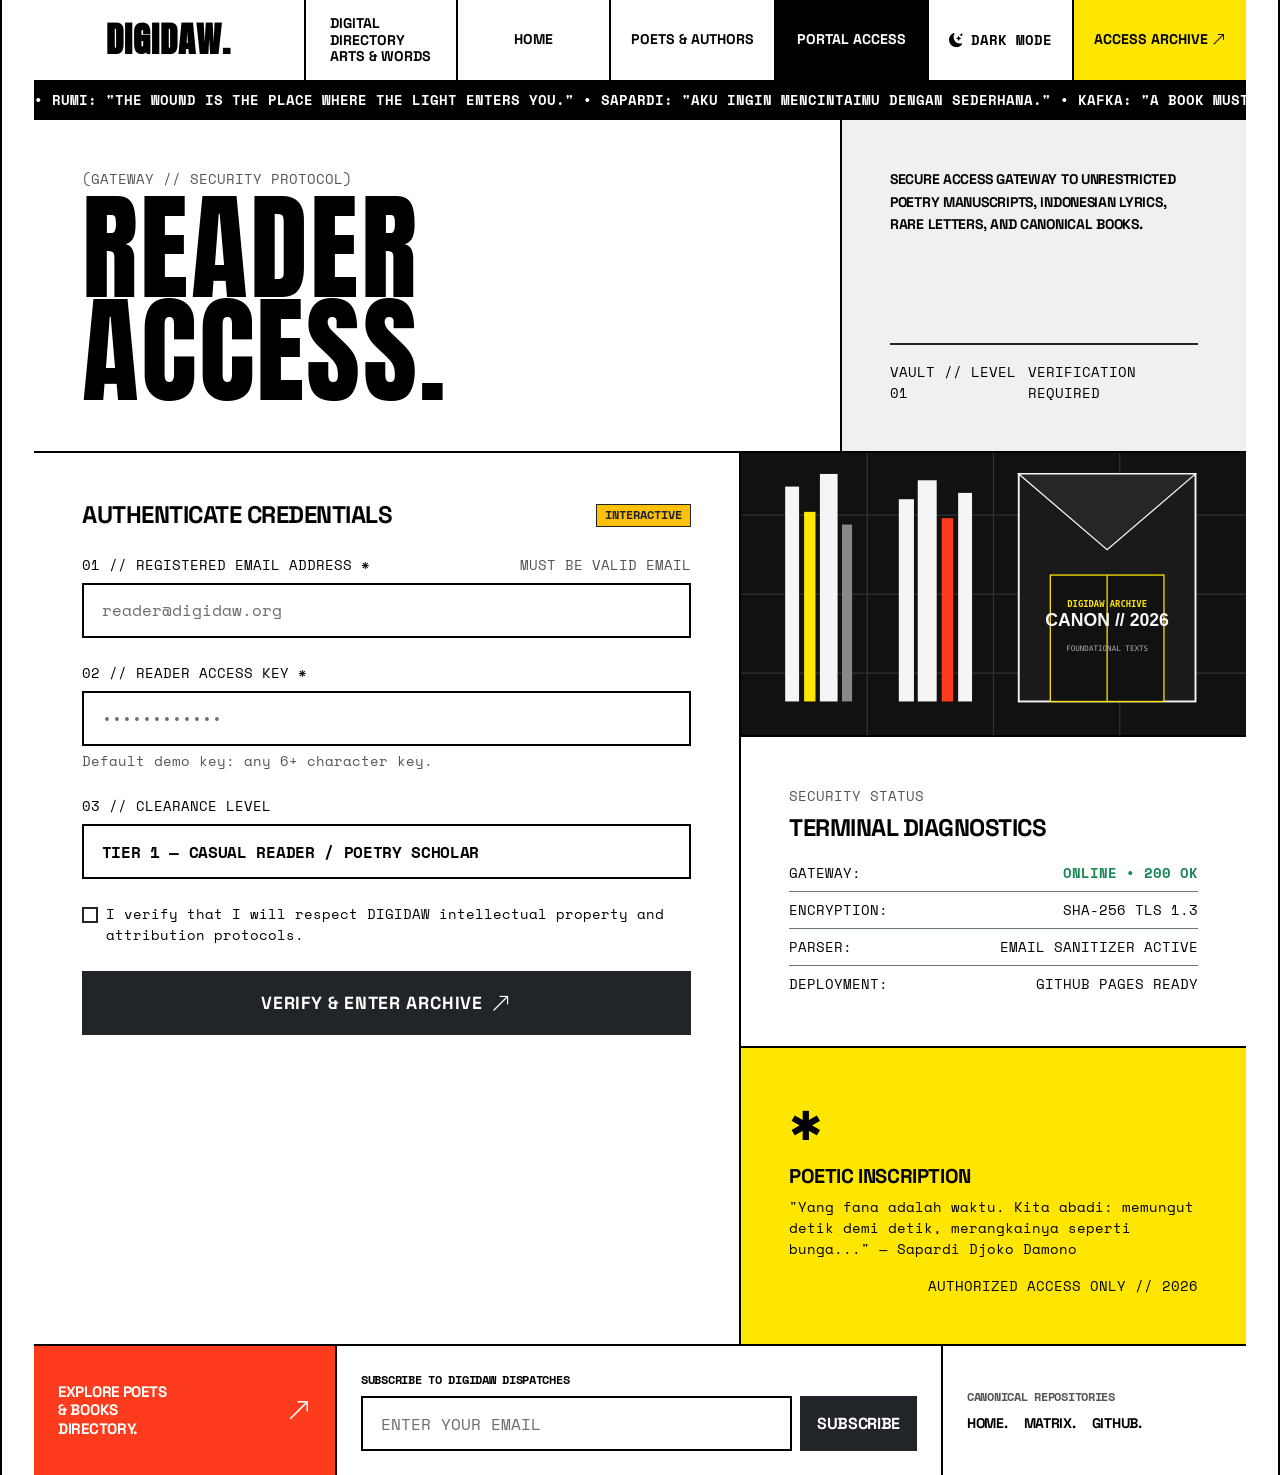
<file: portal.html>
<!DOCTYPE html>
<html lang="en" data-theme="light">
<head>
  <meta charset="UTF-8">
  <meta name="viewport" content="width=device-width, initial-scale=1.0">
  <meta name="description" content="DIGIDAW Portal - Authenticated reader gateway to unrestricted poetry manuscripts and digital literature archives.">
  <title>PORTAL // DIGIDAW Reader &amp; Archivist Access</title>

  <!-- External Stylesheets: Bootstrap 5.3 & Icons -->
  <link href="https://cdn.jsdelivr.net/npm/bootstrap@5.3.3/dist/css/bootstrap.min.css" rel="stylesheet">
  <link rel="stylesheet" href="https://cdn.jsdelivr.net/npm/bootstrap-icons@1.11.3/font/bootstrap-icons.min.css">

  <!-- Google Fonts: Anton (Display) & Public Sans / Space Grotesk / Space Mono -->
  <link rel="preconnect" href="https://fonts.googleapis.com">
  <link rel="preconnect" href="https://fonts.gstatic.com" crossorigin>
  <link href="https://fonts.googleapis.com/css2?family=Anton&family=Public+Sans:wght@500;700;800&family=Space+Grotesk:wght@700;800;900&family=Space+Mono:wght@400;700&display=swap" rel="stylesheet">

  <!-- Custom Brutalism Stylesheet -->
  <link rel="stylesheet" href="style.css">
</head>
<body>

  <!-- Screen Reader Accessible Skip Link -->
  <a href="#main-content" class="visually-hidden-focusable p-2 bg-warning text-dark border border-2 border-dark position-absolute top-0 start-0 z-3">Skip to main content</a>

  <div class="brut-container">

    <!-- ================= SECTION 1: HEADER & NAVIGATION ================= -->
    <header class="brut-nav">
      <a href="index.html" class="brut-nav-cell brand">DIGIDAW.</a>
      <div class="brut-nav-cell d-none d-md-flex text-start font-mono small" style="line-height: 1.2;">
        DIGITAL<br>DIRECTORY<br>ARTS &amp; WORDS
      </div>
      <a href="index.html" class="brut-nav-cell">HOME</a>
      <a href="matrix.html" class="brut-nav-cell">POETS &amp; AUTHORS</a>
      <a href="portal.html" class="brut-nav-cell active-cell">PORTAL ACCESS</a>

      <!-- Theme Switcher Button -->
      <div class="brut-nav-cell p-0">
        <button id="theme-toggle" class="brut-nav-cell border-0 w-100 h-100 theme-toggle-btn" aria-label="Toggle Light/Dark Theme">
          <i class="bi bi-moon-stars-fill theme-icon"></i>
          <span class="theme-label">DARK MODE</span>
        </button>
      </div>

      <!-- Accent Action Link -->
      <a href="portal.html" class="brut-nav-cell yellow-cell">
        ACCESS ARCHIVE <i class="bi bi-arrow-up-right ms-1"></i>
      </a>
    </header>

    <!-- Marquee Ticker -->
    <div class="brutal-ticker" aria-hidden="true">
      <div class="ticker-track">
        &bull; RUMI: "THE WOUND IS THE PLACE WHERE THE LIGHT ENTERS YOU." &bull; SAPARDI: "AKU INGIN MENCINTAIMU DENGAN SEDERHANA." &bull; KAFKA: "A BOOK MUST BE THE AXE FOR THE FROZEN SEA WITHIN US." &bull; BAUDELAIRE: "YOU GAVE ME YOUR MUD AND I HAVE TURNED IT TO GOLD." &bull; PLATH: "I TAKE MY SUITCASE, MY HEART, MY TYPEWRITER." &bull; DOSTOEVSKY: "THE SOUL IS HEALED BY BEING WITH CHILDREN." &bull; CAMUS: "IN THE DEPTH OF WINTER, I FINALLY LEARNED THAT WITHIN ME THERE LAY AN INVINCIBLE SUMMER." &bull; BORGES: "PARADISE IS A KIND OF LIBRARY." &bull; WOOLF: "YOU CANNOT FIND PEACE BY AVOIDING LIFE." &bull; RIMBAUD: "I IS ANOTHER." &bull; MURAKAMI: "MEMORIES WARM YOU UP FROM THE INSIDE." &bull; DANTE: "THE PATH TO PARADISE BEGINS IN HELL." &bull; GOETHE: "WHATEVER YOU CAN DO OR DREAM YOU CAN, BEGIN IT." &bull; NERUDA: "I WANT TO DO WITH YOU WHAT SPRING DOES WITH THE CHERRY TREES." &bull; CHAIRIL: "AKU TIDAK PERNAH MAU JADI PENULIS, AKU MAU JADI SEORANG PRIA." &bull;
      </div>
    </div>

    <!-- ================= SECTION 2: TOP TITLE & STATUS ================= -->
    <main id="main-content">
      
      <!-- Top Title Grid -->
      <section class="row g-0 b-bottom">
        <div class="col-lg-8 p-4 p-md-5 b-end">
          <div class="font-mono small d-block mb-2 text-ink-muted">(GATEWAY // SECURITY PROTOCOL)</div>
          <h1 class="hero-giant-title mb-0">READER<br>ACCESS.</h1>
        </div>
        <div class="col-lg-4 p-4 p-md-5 d-flex flex-column justify-content-between" style="background: var(--bg-subtle);">
          <p class="font-headline small mb-0" style="line-height: 1.6;">
            SECURE ACCESS GATEWAY TO UNRESTRICTED POETRY MANUSCRIPTS, INDONESIAN LYRICS, RARE LETTERS, AND CANONICAL BOOKS.
          </p>
          <div class="font-mono small pt-3 border-top border-2 border-dark d-flex justify-content-between">
            <span>VAULT // LEVEL 01</span>
            <span>VERIFICATION REQUIRED</span>
          </div>
        </div>
      </section>

      <!-- Status Feedback Alert Banner (Shown on submit) -->
      <section id="portal-alert" class="p-4 b-bottom d-none font-mono"></section>

      <!-- ================= SECTION 3: INTERACTIVE LOGIN & TERMINAL ================= -->
      <section class="row g-0 b-bottom">
        
        <!-- Left Column: Interactive Form with Email Verification -->
        <div class="col-lg-7 p-4 p-md-5 b-end">
          
          <div class="d-flex justify-content-between align-items-center mb-4">
            <h2 class="font-headline h4 mb-0 text-ink">AUTHENTICATE CREDENTIALS</h2>
            <span class="badge bg-warning text-dark font-mono border border-1 border-dark">INTERACTIVE</span>
          </div>

          <form id="access-form" novalidate>
            
            <!-- Email Address with Strict Format Validation -->
            <div class="mb-4">
              <label for="portal-email" class="font-mono small text-uppercase mb-2 d-flex justify-content-between text-ink">
                <span>01 // REGISTERED EMAIL ADDRESS *</span>
                <span id="email-hint" class="text-ink-muted">MUST BE VALID EMAIL</span>
              </label>
              <input type="email" id="portal-email" class="form-control form-brut" placeholder="reader@digidaw.org" required autocomplete="email">
              <div id="email-feedback" class="font-mono small mt-1 text-danger d-none">
                <i class="bi bi-exclamation-triangle-fill"></i> Please provide a valid email format (e.g. name@domain.com).
              </div>
            </div>

            <!-- Passphrase Key -->
            <div class="mb-4">
              <label for="portal-key" class="font-mono small text-uppercase mb-2 d-block text-ink">
                02 // READER ACCESS KEY *
              </label>
              <input type="password" id="portal-key" class="form-control form-brut" placeholder="••••••••••••" required autocomplete="current-password">
              <div class="font-mono small text-ink-muted mt-1">Default demo key: any 6+ character key.</div>
            </div>

            <!-- Clearance Tier Selection -->
            <div class="mb-4">
              <label for="portal-tier" class="font-mono small text-uppercase mb-2 d-block text-ink">
                03 // CLEARANCE LEVEL
              </label>
              <select id="portal-tier" class="form-select form-brut font-headline fw-bold">
                <option value="student" selected>TIER 1 — CASUAL READER / POETRY SCHOLAR</option>
                <option value="researcher">TIER 2 — ACADEMIC RESEARCHER (RARE MANUSCRIPTS)</option>
                <option value="archivist">TIER 3 — CURATOR / FULL SYSTEM ACCESS</option>
              </select>
            </div>

            <!-- Consent Checkbox -->
            <div class="form-check mb-4">
              <input class="form-check-input border-2 border-dark" type="checkbox" id="portal-consent" required style="border-radius: 0 !important;">
              <label class="form-check-label font-mono small text-ink" for="portal-consent">
                I verify that I will respect DIGIDAW intellectual property and attribution protocols.
              </label>
            </div>

            <!-- Submit Button -->
            <button type="submit" id="portal-submit-btn" class="btn btn-dark w-100 py-3 font-headline fw-bold text-uppercase d-flex align-items-center justify-content-center gap-2" style="font-size: 1.1rem; letter-spacing: 0.05em;">
              <span>VERIFY &amp; ENTER ARCHIVE</span>
              <i class="bi bi-arrow-up-right fs-5"></i>
            </button>
          </form>

        </div>

        <!-- Right Column: Local Image & Terminal Status -->
        <div class="col-lg-5 d-flex flex-column">
          
          <!-- Local Reliable Image (Guaranteed No Missing Picture) -->
          <div class="gallery-img-box b-bottom" style="aspect-ratio: 16/9;">
            <img src="images/library.svg" alt="Vault Library Archive Stacks">
          </div>

          <!-- Terminal Diagnostics -->
          <div class="p-4 p-md-5 b-bottom" style="background: var(--bg-surface) !important;">
            <div class="font-mono small text-ink-muted mb-2">SECURITY STATUS</div>
            <h3 class="font-headline h4 mb-3 text-ink">TERMINAL DIAGNOSTICS</h3>
            <div class="font-mono small" style="line-height: 2;">
              <div class="d-flex justify-content-between border-bottom border-1 border-secondary pb-1">
                <span>GATEWAY:</span>
                <span class="text-success fw-bold">ONLINE &bull; 200 OK</span>
              </div>
              <div class="d-flex justify-content-between border-bottom border-1 border-secondary py-1">
                <span>ENCRYPTION:</span>
                <span>SHA-256 TLS 1.3</span>
              </div>
              <div class="d-flex justify-content-between border-bottom border-1 border-secondary py-1">
                <span>PARSER:</span>
                <span>EMAIL SANITIZER ACTIVE</span>
              </div>
              <div class="d-flex justify-content-between pt-1">
                <span>DEPLOYMENT:</span>
                <span>GITHUB PAGES READY</span>
              </div>
            </div>
          </div>

          <!-- Yellow Quote Box -->
          <div class="p-4 p-md-5 flex-grow-1 d-flex flex-column justify-content-between" style="background: var(--accent-yellow); color: #000;">
            <div>
              <span class="fs-1 fw-bold">✱</span>
              <h4 class="font-headline h5 mt-2 mb-2 text-black">POETIC INSCRIPTION</h4>
              <p class="font-mono small mb-0 text-black">
                "Yang fana adalah waktu. Kita abadi: memungut detik demi detik, merangkainya seperti bunga..." — Sapardi Djoko Damono
              </p>
            </div>
            <div class="font-mono small text-end pt-3 text-black">
              AUTHORIZED ACCESS ONLY // 2026
            </div>
          </div>

        </div>

      </section>

    </main>

    <!-- ================= SECTION 4: FOOTER ================= -->
    <footer class="row g-0 font-headline small">
      <a href="matrix.html" class="col-12 col-md-3 p-3 p-md-4 b-end text-white text-decoration-none d-flex align-items-center justify-content-between" style="background: var(--accent-red);">
        <span style="font-size: 0.95rem; line-height: 1.2;">EXPLORE POETS<br>&amp; BOOKS<br>DIRECTORY.</span>
        <i class="bi bi-arrow-up-right fs-4"></i>
      </a>

      <div class="col-12 col-md-6 p-3 p-md-4 b-end d-flex flex-column justify-content-center">
        <label for="footer-email-portal" class="font-mono mb-2 small text-uppercase">SUBSCRIBE TO DIGIDAW DISPATCHES</label>
        <form class="d-flex" onsubmit="event.preventDefault(); alert('Subscribed to DIGIDAW Dispatches!');">
          <input type="email" id="footer-email-portal" class="form-control form-brut me-2" placeholder="ENTER YOUR EMAIL" required>
          <button type="submit" class="btn btn-dark fw-bold px-3 py-2 text-uppercase font-headline">SUBSCRIBE</button>
        </form>
      </div>

      <div class="col-12 col-md-3 p-3 p-md-4 d-flex flex-column justify-content-center">
        <div class="font-mono small text-uppercase mb-2 text-ink-muted">CANONICAL REPOSITORIES</div>
        <div class="font-headline d-flex gap-3">
          <a href="index.html" class="text-decoration-none text-ink">HOME.</a>
          <a href="matrix.html" class="text-decoration-none text-ink">MATRIX.</a>
          <a href="https://github.com" target="_blank" rel="noopener" class="text-decoration-none text-ink">GITHUB.</a>
        </div>
      </div>
    </footer>

  </div>

  <!-- Bootstrap 5 Bundle JS -->
  <script src="https://cdn.jsdelivr.net/npm/bootstrap@5.3.3/dist/js/bootstrap.bundle.min.js"></script>
  <!-- Custom Helper Script -->
  <script src="script.js"></script>
</body>
</html>
</file>
<file: style.css>
/* ==========================================================================
   DIGIDAW // Digital Directory of Arts and Words
   Swiss Architectural Brutalism Design System
   Compatible with Bootstrap 5.3 + Full Light & Dark Mode
   ========================================================================== */

/* 1. THEME TOKENS */
:root {
  --bg-page: #fbfbfb;
  --bg-surface: #ffffff;
  --bg-subtle: #f0f0f0;
  --ink: #000000;
  --ink-muted: #555555;
  --ink-secondary: #333333;

  /* Disciplined Accent Palette: 95% Monochrome + Yellow & Red Accents */
  --accent-yellow: #ffe600;
  --accent-red: #ff3b1e;

  /* Typography */
  --font-display: 'Anton', 'Impact', sans-serif;
  --font-headline: 'Space Grotesk', 'Arial Black', sans-serif;
  --font-mono: 'Space Mono', 'Courier New', monospace;
  --font-body: 'Public Sans', system-ui, -apple-system, sans-serif;

  /* Grid Lines */
  --line-thick: 2px solid #000000;
  --line-heavy: 3px solid #000000;
}

[data-theme="dark"] {
  color-scheme: dark;
  --bg-page: #0a0a0a;
  --bg-surface: #141414;
  --bg-subtle: #1f1f1f;
  --ink: #fcfcfc;
  --ink-muted: #b5b5b5;
  --ink-secondary: #cccccc;

  --line-thick: 2px solid #fcfcfc;
  --line-heavy: 3px solid #fcfcfc;
}

/* 2. BASE RESET & SHARP CORNERS */
*,
*::before,
*::after,
.btn,
.card,
.form-control,
.form-select,
.badge,
.navbar,
.accordion-item,
.accordion-button,
.table,
.alert,
img {
  border-radius: 0 !important;
  box-sizing: border-box;
}

body {
  background-color: var(--bg-page);
  color: var(--ink);
  font-family: var(--font-body);
  line-height: 1.5;
  transition: background-color 0.2s ease, color 0.2s ease;
  min-height: 100vh;
}

/* 3. TYPOGRAPHY */
.font-display {
  font-family: var(--font-display);
  letter-spacing: 0.02em;
  text-transform: uppercase;
  line-height: 0.9;
}

.font-headline {
  font-family: var(--font-headline);
  text-transform: uppercase;
  font-weight: 800;
  letter-spacing: -0.02em;
}

.font-mono {
  font-family: var(--font-mono);
}

.text-ink { color: var(--ink) !important; }
.text-ink-muted { color: var(--ink-muted) !important; }

.hero-giant-title {
  font-family: var(--font-display);
  font-size: clamp(3.2rem, 8.5vw + 0.5rem, 7.5rem);
  line-height: 0.88;
  letter-spacing: 0.02em;
  text-transform: uppercase;
  color: var(--ink);
}

/* 4. GRID CONTAINER & BORDERS */
.brut-container {
  margin-inline: auto;
  border-inline: var(--line-thick);
  background: var(--bg-surface);
  transition: background-color 0.2s ease, border-color 0.2s ease;
  width: 100%;
}

/* Desktop: full width with breathing room inside borders */
@media (min-width: 992px) {
  .brut-container {
    max-width: none;
    padding-inline: 2rem;
  }

  /* Navbar cells fill full width evenly — no empty space on the right */
  .brut-nav {
    flex-wrap: nowrap;
  }
  .brut-nav-cell {
    flex: 1;
    text-align: center;
    justify-content: center;
  }
  .brut-nav-cell.brand {
    flex: 2;
  }
}

.b-top { border-top: var(--line-thick) !important; }
.b-bottom { border-bottom: var(--line-thick) !important; }
.b-start { border-left: var(--line-thick) !important; }
.b-end { border-right: var(--line-thick) !important; }
.b-all { border: var(--line-thick) !important; }

/* 5. NAVIGATION */
.brut-nav {
  display: flex;
  flex-wrap: wrap;
  border-bottom: var(--line-thick);
  background: var(--bg-surface);
}

.brut-nav-cell {
  border-right: var(--line-thick);
  padding: 0.85rem 1.25rem;
  display: flex;
  align-items: center;
  justify-content: center;
  text-decoration: none;
  color: var(--ink);
  font-family: var(--font-headline);
  font-size: 0.88rem;
  font-weight: 800;
  text-transform: uppercase;
  white-space: nowrap;
  background: var(--bg-surface);
  cursor: pointer;
  transition: background-color 0.15s ease, color 0.15s ease;
}

.brut-nav-cell:hover {
  background-color: var(--ink);
  color: var(--bg-surface);
}

.brut-nav-cell.brand {
  font-family: var(--font-display);
  font-size: 2.2rem;
  padding-inline: 1.5rem;
  letter-spacing: 0.03em;
}

.brut-nav-cell.active-cell {
  background-color: var(--ink);
  color: var(--bg-surface);
}

.brut-nav-cell.yellow-cell {
  background-color: var(--accent-yellow);
  color: #000000 !important;
  border-right: none;
}
.brut-nav-cell.yellow-cell:hover {
  background-color: var(--ink);
  color: var(--accent-yellow) !important;
}

.theme-toggle-btn {
  background: transparent;
  border: none;
  font-family: var(--font-mono);
  font-weight: 700;
  color: var(--ink);
  display: flex;
  align-items: center;
  gap: 0.5rem;
  padding: 0.85rem 1.25rem;
}

/* 6. BUTTONS */
.btn-brut {
  display: inline-flex;
  align-items: center;
  justify-content: center;
  gap: 0.5rem;
  border: var(--line-thick);
  background: var(--bg-surface);
  color: var(--ink);
  font-family: var(--font-headline);
  font-weight: 800;
  font-size: 0.95rem;
  text-transform: uppercase;
  padding: 0.65rem 1.4rem;
  text-decoration: none;
  cursor: pointer;
  transition: all 0.12s ease;
}

.btn-brut:hover {
  background: var(--ink);
  color: var(--bg-surface);
}

.btn-brut-yellow {
  background: var(--accent-yellow);
  border: var(--line-thick);
  color: #000000 !important;
  font-family: var(--font-headline);
  font-weight: 800;
}
.btn-brut-yellow:hover {
  background: var(--ink);
  color: var(--accent-yellow) !important;
}

/* 7. CARDS & VISUAL GALLERY */
.card-brut {
  background: var(--bg-surface);
  border: var(--line-thick);
  height: 100%;
  display: flex;
  flex-direction: column;
  transition: transform 0.15s ease;
  color: var(--ink);
}

.card-brut-header {
  padding: 1rem 1.25rem;
  border-bottom: var(--line-thick);
  font-family: var(--font-mono);
  font-weight: 700;
  font-size: 0.85rem;
  display: flex;
  justify-content: space-between;
  align-items: center;
  background: var(--bg-surface);
  color: var(--ink);
}

.card-brut-img {
  aspect-ratio: 16 / 10;
  background: var(--bg-subtle);
  border-bottom: var(--line-thick);
  display: flex;
  align-items: center;
  justify-content: center;
  overflow: hidden;
  position: relative;
  color: var(--ink);
}

.card-brut-img img {
  width: 100%;
  height: 100%;
  object-fit: cover;
  transition: transform 0.25s ease;
}

.card-brut:hover .card-brut-img img {
  transform: scale(1.03);
}

.card-brut-body {
  padding: 1.5rem;
  flex-grow: 1;
  display: flex;
  flex-direction: column;
  justify-content: space-between;
  background: var(--bg-surface);
  color: var(--ink);
}

.gallery-card {
  border: var(--line-thick);
  overflow: hidden;
  background: var(--bg-surface);
  height: 100%;
  display: flex;
  flex-direction: column;
}

.gallery-img-box {
  aspect-ratio: 4 / 3;
  width: 100%;
  overflow: hidden;
  border-bottom: var(--line-thick);
  background: #111111;
}

.gallery-img-box img {
  width: 100%;
  height: 100%;
  object-fit: cover;
  transition: transform 0.25s ease;
}

.gallery-card:hover .gallery-img-box img {
  transform: scale(1.04);
}

.author-thumb {
  width: 48px;
  height: 48px;
  border: var(--line-thick);
  object-fit: cover;
  flex-shrink: 0;
  background: #141414;
}

/* 8. ACCORDION */
.accordion-brut {
  border: var(--line-thick);
}

.accordion-brut .accordion-item {
  border: none;
  border-bottom: var(--line-thick);
  background: var(--bg-surface);
}

.accordion-brut .accordion-item:last-child {
  border-bottom: none;
}

.accordion-brut .accordion-button {
  background-color: var(--bg-surface);
  color: var(--ink);
  font-family: var(--font-headline);
  font-weight: 800;
  font-size: 1.15rem;
  padding: 1.25rem 1.5rem;
  box-shadow: none !important;
  border: none;
}

.accordion-brut .accordion-button:not(.collapsed) {
  background-color: var(--accent-yellow);
  color: #000000 !important;
  border-bottom: var(--line-thick);
}

.accordion-brut .accordion-body {
  background-color: var(--bg-subtle);
  color: var(--ink);
  padding: 1.5rem;
  font-size: 1rem;
  line-height: 1.7;
}

/* 9. DATA MATRIX TABLE */
.table-brut-wrap {
  border: var(--line-thick);
  overflow-x: auto;
  background: var(--bg-surface);
}

.table-brut {
  width: 100%;
  border-collapse: collapse;
  margin-bottom: 0;
  color: var(--ink);
  font-size: 0.95rem;
}

.table-brut th {
  background: var(--ink);
  color: var(--bg-surface);
  font-family: var(--font-mono);
  font-weight: 700;
  text-transform: uppercase;
  padding: 1rem;
  border: 1px solid var(--ink);
  letter-spacing: 0.05em;
  white-space: nowrap;
}

.table-brut td {
  padding: 1.1rem 1rem;
  border: 1px solid var(--ink);
  vertical-align: middle;
  color: var(--ink);
}

.table-brut tr:hover td {
  background-color: var(--bg-subtle);
}

/* 10. TICKER MARQUEE */
.brutal-ticker {
  background-color: var(--ink);
  color: var(--bg-surface);
  border-bottom: var(--line-thick);
  padding-block: 0.5rem;
  overflow: hidden;
  white-space: nowrap;
  font-family: var(--font-mono);
  font-weight: 700;
  font-size: 0.85rem;
}

.ticker-track {
  display: inline-block;
  animation: ticker-slide 50s linear infinite;
}

@keyframes ticker-slide {
  0% { transform: translateX(0); }
  100% { transform: translateX(-50%); }
}

@media (prefers-reduced-motion: reduce) {
  .ticker-track { animation: none; }
}

/* 11. FORM INPUTS */
.form-brut {
  border: var(--line-thick) !important;
  background: var(--bg-surface) !important;
  color: var(--ink) !important;
  font-family: var(--font-mono);
  padding: 0.85rem 1.1rem;
  font-size: 1rem;
  transition: border-color 0.15s ease;
}

.form-brut::placeholder,
.form-control::placeholder {
  color: var(--ink-muted) !important;
  opacity: 0.85 !important;
}

.form-brut:focus {
  outline: none !important;
  box-shadow: inset 0 0 0 2px var(--ink) !important;
}

.form-brut.is-invalid {
  border-color: var(--accent-red) !important;
  box-shadow: inset 0 0 0 2px var(--accent-red) !important;
}

.form-brut.is-valid {
  border-color: var(--accent-yellow) !important;
}

/* 12. DARK MODE OVERRIDES */
[data-theme="dark"] .bg-white {
  background-color: var(--bg-surface) !important;
  color: var(--ink) !important;
}

[data-theme="dark"] .bg-light {
  background-color: var(--bg-subtle) !important;
  color: var(--ink) !important;
}

[data-theme="dark"] .text-dark {
  color: var(--ink) !important;
}

[data-theme="dark"] .text-muted,
[data-theme="dark"] .text-secondary {
  color: var(--ink-muted) !important;
}

[data-theme="dark"] .border-dark {
  border-color: var(--ink) !important;
}

[data-theme="dark"] .form-control,
[data-theme="dark"] .form-select,
[data-theme="dark"] .form-brut {
  background-color: var(--bg-surface) !important;
  color: var(--ink) !important;
  border-color: var(--ink) !important;
}

/* Explicit high-contrast placeholder inside input box in dark mode */
[data-theme="dark"] .form-brut::placeholder,
[data-theme="dark"] .form-control::placeholder {
  color: #c0c0c0 !important;
  opacity: 0.9 !important;
}

[data-theme="dark"] .form-select option {
  background-color: #141414 !important;
  color: #fcfcfc !important;
}

[data-theme="dark"] input:-webkit-autofill,
[data-theme="dark"] input:-webkit-autofill:hover,
[data-theme="dark"] input:-webkit-autofill:focus {
  -webkit-text-fill-color: #fcfcfc !important;
  -webkit-box-shadow: 0 0 0 1000px #141414 inset !important;
}

[data-theme="dark"] .btn-outline-dark {
  color: var(--ink) !important;
  border-color: var(--ink) !important;
}

[data-theme="dark"] .btn-outline-dark:hover {
  background-color: var(--ink) !important;
  color: var(--bg-surface) !important;
}

[data-theme="dark"] .btn-dark {
  background-color: var(--ink) !important;
  color: var(--bg-surface) !important;
  border-color: var(--ink) !important;
}

[data-theme="dark"] .badge.bg-dark {
  background-color: #2a2a2a !important;
  color: #fcfcfc !important;
  border: 1px solid #fcfcfc;
}

/* 13. RESPONSIVE BREAKPOINTS */

/* Extra-small phones (<576px) */
@media (max-width: 575px) {
  .brut-container {
    padding-inline: 1rem;
  }

  .brut-nav {
    flex-direction: column;
    padding: 0;
  }

  .brut-nav-cell {
    border-right: none;
    border-bottom: var(--line-thick);
    justify-content: flex-start;
    text-align: left;
    white-space: normal;
    padding: 0.75rem 1rem;
  }

  .brut-nav-cell.brand {
    font-size: 1.8rem;
    padding-inline: 1rem;
    text-align: center;
    justify-content: center;
  }

  .brut-nav-cell.yellow-cell {
    margin-left: 0;
    text-align: center;
    justify-content: center;
  }

  .theme-toggle-btn {
    justify-content: center;
    text-align: center;
  }

  .hero-giant-title {
    font-size: clamp(2.4rem, 10vw + 0.5rem, 5rem);
    line-height: 0.9;
  }

  .author-thumb {
    width: 40px;
    height: 40px;
  }

  .table-brut th,
  .table-brut td {
    padding: 0.75rem 0.5rem;
    font-size: 0.85rem;
  }

  .font-headline {
    font-size: 0.95rem;
  }

  .font-mono {
    font-size: 0.85rem;
  }

  footer .col-12 {
    padding-inline: 1rem;
  }
}

/* Small phones & tablets (576px – 991px) */
@media (min-width: 576px) and (max-width: 991px) {
  .brut-container {
    padding-inline: 1.5rem;
  }

  .brut-nav {
    flex-direction: column;
  }

  .brut-nav-cell {
    border-right: none;
    border-bottom: var(--line-thick);
    justify-content: flex-start;
    white-space: normal;
  }

  .brut-nav-cell.yellow-cell {
    margin-left: 0;
    text-align: center;
    justify-content: center;
  }

  .hero-giant-title {
    font-size: clamp(2.8rem, 8vw + 0.5rem, 6rem);
  }
}

/* Existing breakpoint for larger tablets/desktop */
@media (max-width: 991px) {
  .brut-nav {
    flex-direction: column;
  }
  .brut-nav-cell {
    border-right: none;
    border-bottom: var(--line-thick);
    justify-content: flex-start;
  }
  .brut-nav-cell.yellow-cell {
    margin-left: 0;
  }
}
</file>
